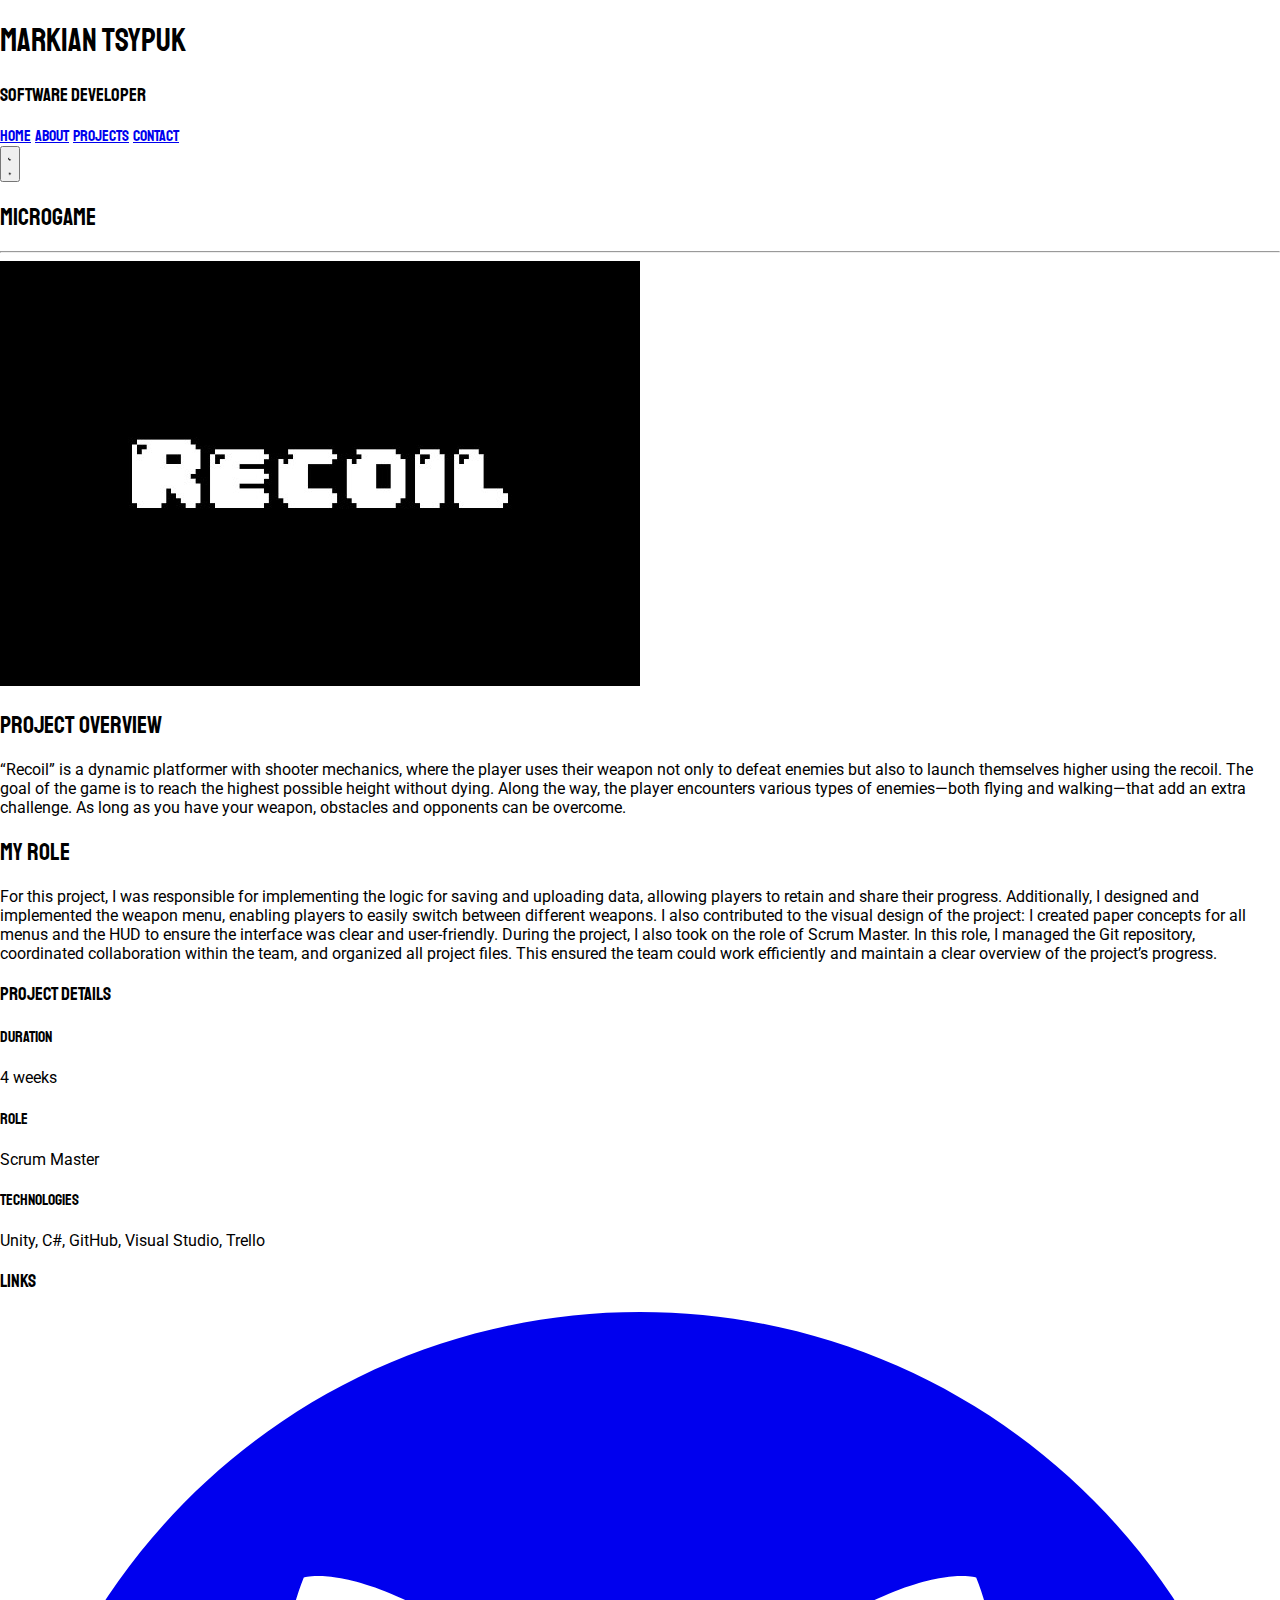
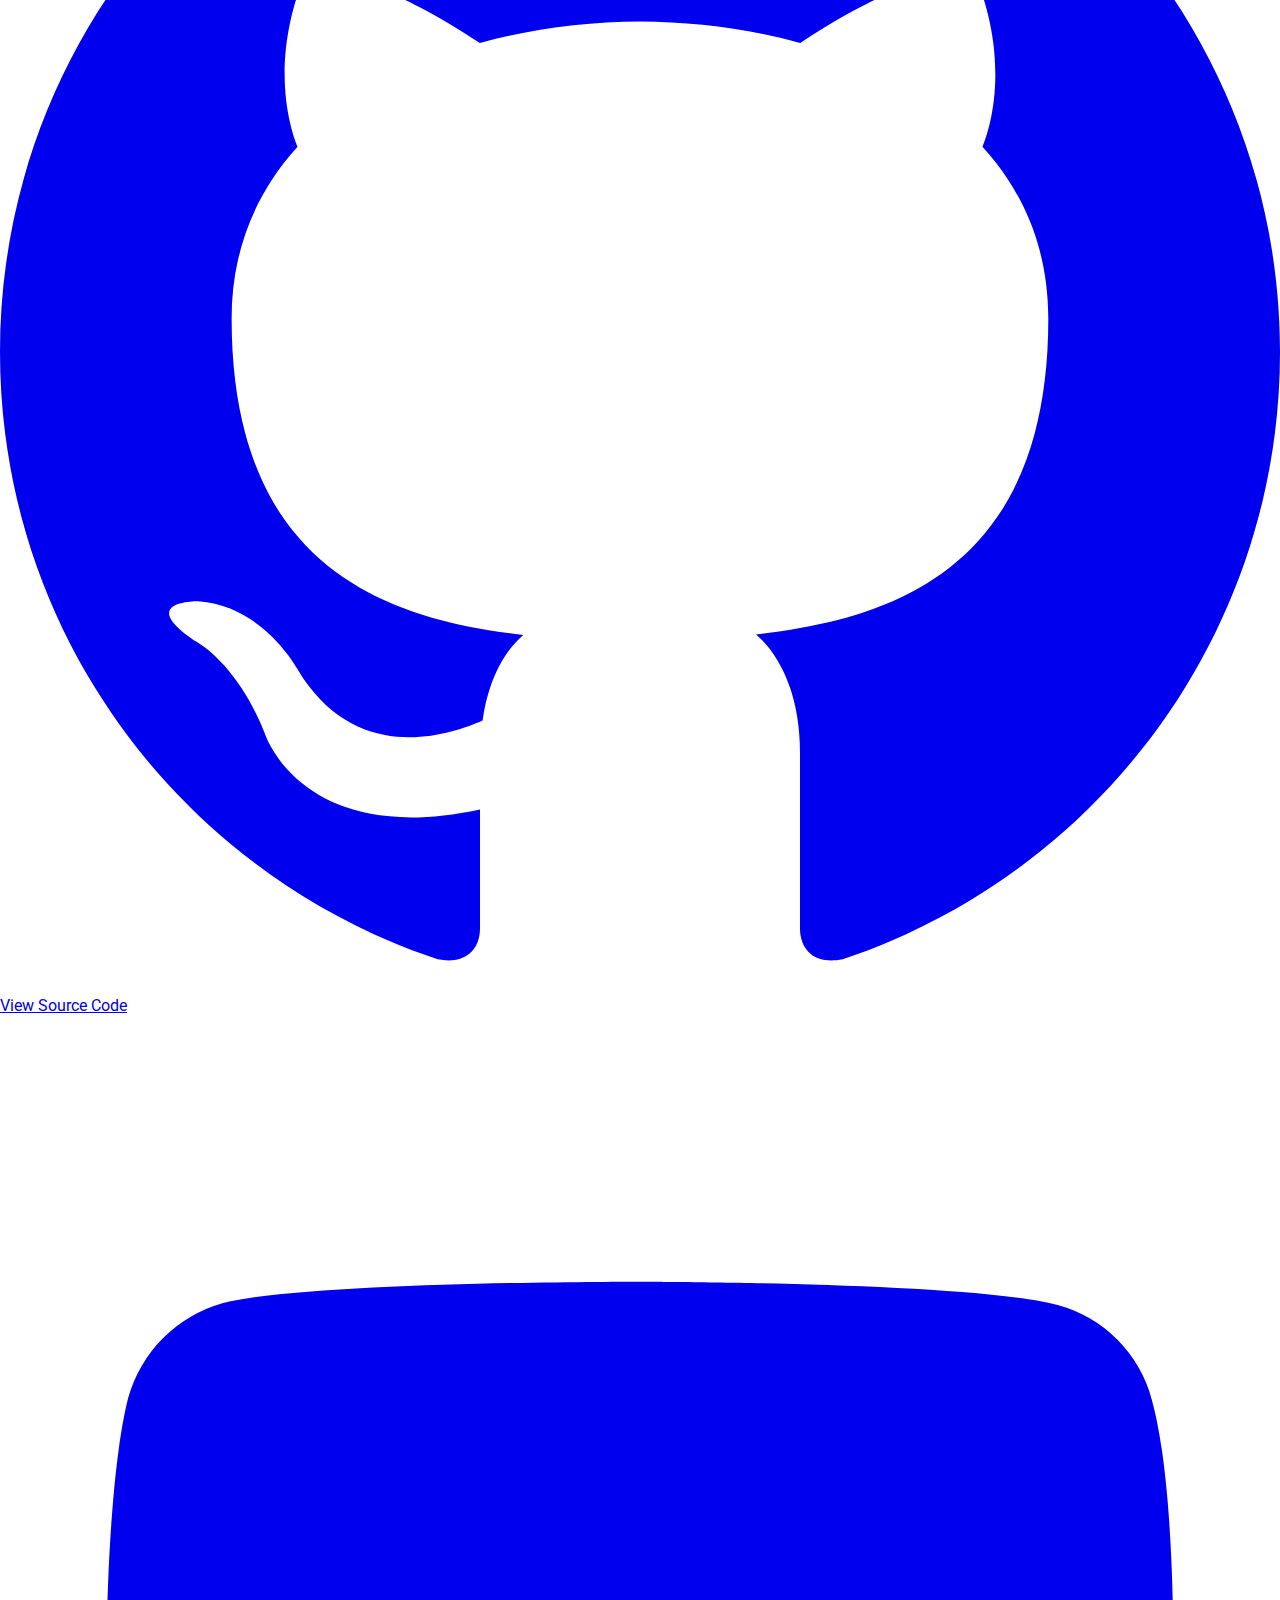
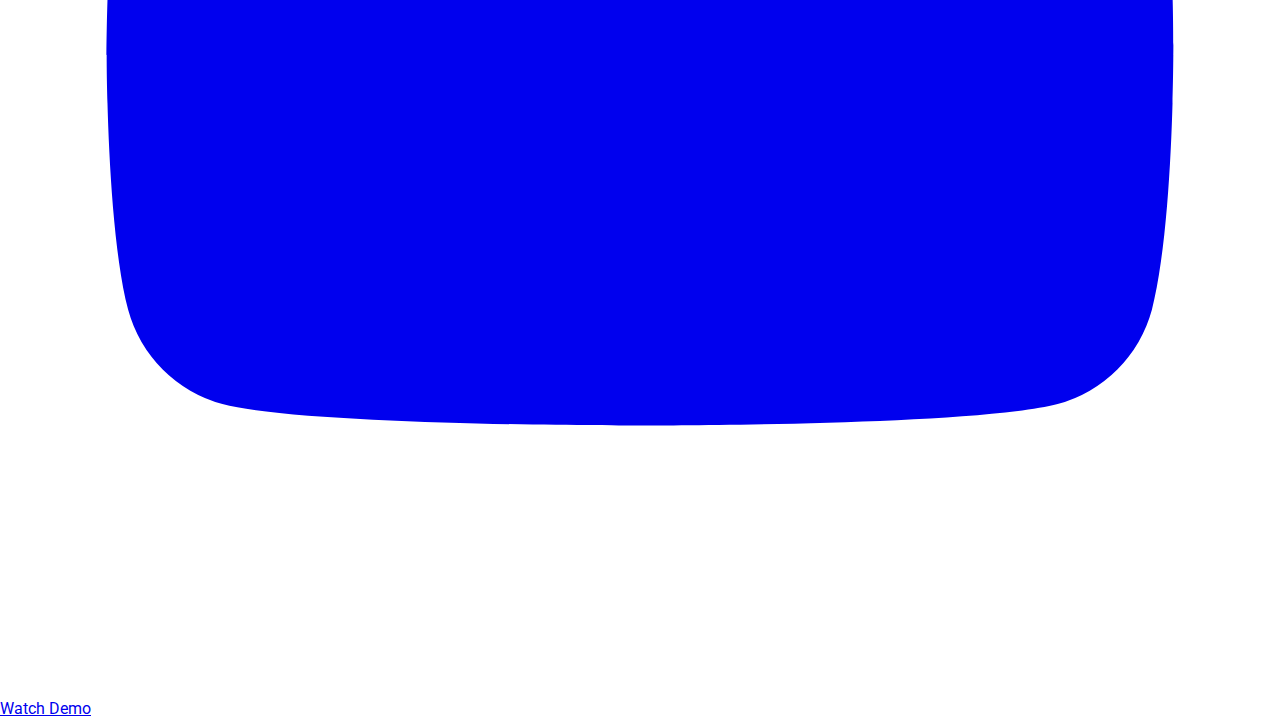
<file: my-project-microgame.html>
<!doctype html>
<html lang="en">
  <head>
    <meta charset="UTF-8" />
    <meta name="viewport" content="width=device-width, initial-scale=1.0" />
    <link rel="stylesheet" href="src/style.css">
    <title>Microgame Project - Markian Tsypuk</title>
  </head>
  <body class="bg-[#F7F3E3] dark:bg-[#0B3954]">
    <nav class="fixed top-0 w-full bg-[#F7F3E3] dark:bg-[#0B3954] p-4 shadow-md">
      <div class="container mx-auto flex justify-between items-center">
        <div class="border-l-4 border-[#0B3954] dark:border-[#F7F3E3] pl-2">
          <h1 class="staatliches-regular text-4xl text-[#0B3954] dark:text-[#F7F3E3]">Markian Tsypuk</h1>
          <h3 class="staatliches-regular text-lg text-[#0B3954] dark:text-[#F7F3E3]">Software Developer</h3>
        </div>
        <div class="flex gap-14 mr-6">
          <a href="index.html" class="staatliches-regular text-[#0B3954] dark:text-[#F7F3E3] text-xl hover:text-gray-600">Home</a>
          <a href="about.html" class="staatliches-regular text-[#0B3954] dark:text-[#F7F3E3] text-xl hover:text-gray-600">About</a>
          <a href="projects.html" class="staatliches-regular text-[#0B3954] dark:text-[#F7F3E3] text-xl hover:text-gray-600">Projects</a>
          <a href="contact.html" class="staatliches-regular text-[#0B3954] dark:text-[#F7F3E3] text-xl hover:text-gray-600">Contact</a>
        </div>
      </div>
    </nav>

    <!-- Theme Toggle Button -->
    <button id="theme-toggle" 
            class="fixed top-20 right-6 z-50 p-2 text-[#0B3954] dark:text-[#F7F3E3] bg-[#F7F3E3] dark:bg-[#0B3954] hover:bg-gray-100 dark:hover:bg-[#0B3954] focus:outline-none focus:ring-4 focus:ring-gray-200 dark:focus:ring-gray-700 rounded-lg text-sm shadow-lg">
      <svg id="theme-toggle-dark-icon" class="w-5 h-5" fill="currentColor" viewBox="0 0 20 20">
        <path d="M17.293 13.293A8 8 0 016.707 2.707a8.001 8.001 0 1010.586 10.586z"></path>
      </svg>
      <svg id="theme-toggle-light-icon" class="hidden w-5 h-5" fill="currentColor" viewBox="0 0 20 20">
        <path d="M10 2a1 1 0 011 1v1a1 1 0 11-2 0V3a1 1 0 011-1zm4 8a4 4 0 11-8 0 4 4 0 018 0zm-.464 4.95l.707.707a1 1 0 001.414-1.414l-.707-.707a1 1 0 00-1.414 1.414zm2.12-10.607a1 1 0 010 1.414l-.706.707a1 1 0 11-1.414-1.414l.707-.707a1 1 0 011.414 0zM17 11a1 1 0 100-2h-1a1 1 0 100 2h1zm-7 4a1 1 0 011 1v1a1 1 0 11-2 0v-1a1 1 0 011-1zM5.05 6.464A1 1 0 106.465 5.05l-.708-.707a1 1 0 00-1.414 1.414l.707.707zm1.414 8.486l-.707.707a1 1 0 01-1.414-1.414l.707-.707a1 1 0 011.414 1.414zM4 11a1 1 0 100-2H3a1 1 0 000 2h1z"></path>
      </svg>
    </button>

    <main class="container mx-auto pt-32 px-4">
      <!-- Project Header -->
      <div class="max-w-4xl mx-auto mb-12">
        <h2 class="staatliches-regular text-6xl text-[#0B3954] dark:text-[#F7F3E3] text-center">Microgame</h2>
      <hr class="w-1/3 mx-auto border-t-4 border-[#0B3954] dark:border-[#F7F3E3] borde my-5 mb-5">
      </div>

      <!-- Project Image -->
      <div class="max-w-4xl mx-auto mb-12 rounded-lg overflow-hidden shadow-xl">
        <img src="src/img/Microgame_Image.jpg" alt="Microgame Project Screenshot" class="w-full h-auto">
      </div>

      <!-- Project Content -->
      <div class="max-w-4xl mx-auto grid grid-cols-1 md:grid-cols-3 gap-8">
        <!-- Main Content -->
        <div class="md:col-span-2 space-y-6">
          <div class="prose dark:prose-invert">
            <h2 class="staatliches-regular mt-8 text-3xl text-[#0B3954] dark:text-[#F7F3E3] mb-4">Project Overview</h2>
            <p class="roboto text-[#0B3954] dark:text-[#F7F3E3] mb-4">
              “Recoil” is a dynamic platformer with shooter mechanics, where the player uses their weapon not only to defeat enemies but also to launch themselves higher using the recoil. The goal of the game is to reach the highest possible height without dying. Along the way, the player encounters various types of enemies—both flying and walking—that add an extra challenge. As long as you have your weapon, obstacles and opponents can be overcome.
            </p>
            
            <h2 class="staatliches-regular text-3xl text-[#0B3954] dark:text-[#F7F3E3] mb-4 mt-8">My role</h2>
            <p class="roboto text-[#0B3954] dark:text-[#F7F3E3] mb-4">
              For this project, I was responsible for implementing the logic for saving and uploading data, allowing players to retain and share their progress. Additionally, I designed and implemented the weapon menu, enabling players to easily switch between different weapons. I also contributed to the visual design of the project: I created paper concepts for all menus and the HUD to ensure the interface was clear and user-friendly.

During the project, I also took on the role of Scrum Master. In this role, I managed the Git repository, coordinated collaboration within the team, and organized all project files. This ensured the team could work efficiently and maintain a clear overview of the project’s progress.
            </p>
          </div>
        </div>

        <!-- Sidebar -->
        <div class="space-y-8">
          <div class="bg-[#F7F3E3] dark:bg-[#0B3954] p-6 rounded-lg shadow-lg border-2 border-[#0B3954] dark:border-[#F7F3E3]">
            <h3 class="staatliches-regular text-2xl text-[#0B3954] dark:text-[#F7F3E3] mb-4">Project Details</h3>
            <div class="space-y-4">
              <div>
                <h4 class="staatliches-regular text-lg text-[#0B3954] dark:text-[#F7F3E3]">Duration</h4>
                <p class="roboto text-[#0B3954] dark:text-[#F7F3E3]">4 weeks</p>
              </div>
              <div>
                <h4 class="staatliches-regular text-lg text-[#0B3954] dark:text-[#F7F3E3]">Role</h4>
                <p class="roboto text-[#0B3954] dark:text-[#F7F3E3]">Scrum Master</p>
              </div>
              <div>
                <h4 class="staatliches-regular text-lg text-[#0B3954] dark:text-[#F7F3E3]">Technologies</h4>
                <p class="roboto text-[#0B3954] dark:text-[#F7F3E3]">Unity, C#, GitHub, Visual Studio, Trello</p>
              </div>
            </div>
          </div>

          <div class="bg-[#F7F3E3] dark:bg-[#0B3954] p-6 rounded-lg shadow-lg border-2 border-[#0B3954] dark:border-[#F7F3E3]">
            <h3 class="staatliches-regular text-2xl text-[#0B3954] dark:text-[#F7F3E3] mb-4">Links</h3>
            <div class="space-y-4">
              <a href="https://github.com/Mark1anTheFirst/MiniGame" class="flex items-center space-x-2 text-[#0B3954] dark:text-[#F7F3E3] hover:opacity-80">
                <svg class="w-6 h-6" fill="currentColor" viewBox="0 0 24 24">
                  <path d="M12 0c-6.626 0-12 5.373-12 12 0 5.302 3.438 9.8 8.207 11.387.599.111.793-.261.793-.577v-2.234c-3.338.726-4.033-1.416-4.033-1.416-.546-1.387-1.333-1.756-1.333-1.756-1.089-.745.083-.729.083-.729 1.205.084 1.839 1.237 1.839 1.237 1.07 1.834 2.807 1.304 3.492.997.107-.775.418-1.305.762-1.604-2.665-.305-5.467-1.334-5.467-5.931 0-1.311.469-2.381 1.236-3.221-.124-.303-.535-1.524.117-3.176 0 0 1.008-.322 3.301 1.23.957-.266 1.983-.399 3.003-.404 1.02.005 2.047.138 3.006.404 2.291-1.552 3.297-1.23 3.297-1.23.653 1.653.242 2.874.118 3.176.77.84 1.235 1.911 1.235 3.221 0 4.609-2.807 5.624-5.479 5.921.43.372.823 1.102.823 2.222v3.293c0 .319.192.694.801.576 4.765-1.589 8.199-6.086 8.199-11.386 0-6.627-5.373-12-12-12z"/>
                </svg>
                <span class="roboto">View Source Code</span>
              </a>
              <a href="https://www.youtube.com/shorts/FVENZuw0_7o" class="flex items-center space-x-2 text-[#0B3954] dark:text-[#F7F3E3] hover:opacity-80">
                <svg class="w-6 h-6" fill="currentColor" viewBox="0 0 24 24">
                  <path d="M21.593 7.203a2.506 2.506 0 0 0-1.762-1.766C18.265 5.007 12 5 12 5s-6.264-.007-7.831.404a2.56 2.56 0 0 0-1.766 1.778C2 8.769 2 12 2 12s0 3.233.403 4.778a2.506 2.506 0 0 0 1.767 1.766c1.566.411 7.83.404 7.83.404s6.264.007 7.831-.404a2.506 2.506 0 0 0 1.767-1.766C22 15.233 22 12 22 12s.037-3.233-.407-4.797z"/>
                </svg>
                <span class="roboto">Watch Demo</span>
              </a>
            </div>
          </div>
        </div>
      </div>
    </main>

    <script>
      document.addEventListener('DOMContentLoaded', function() {
        const themeToggleDarkIcon = document.getElementById('theme-toggle-dark-icon');
        const themeToggleLightIcon = document.getElementById('theme-toggle-light-icon');
        const themeToggleBtn = document.getElementById('theme-toggle');

        if (!themeToggleBtn) return;

        // Initialize icons & theme
        if (localStorage.getItem('color-theme') === 'dark' ||
            (!('color-theme' in localStorage) && window.matchMedia('(prefers-color-scheme: dark)').matches)) {
          document.documentElement.classList.add('dark');
          if (themeToggleDarkIcon) themeToggleDarkIcon.classList.add('hidden');
          if (themeToggleLightIcon) themeToggleLightIcon.classList.remove('hidden');
        } else {
          if (themeToggleLightIcon) themeToggleLightIcon.classList.add('hidden');
          if (themeToggleDarkIcon) themeToggleDarkIcon.classList.remove('hidden');
        }

        themeToggleBtn.addEventListener('click', function() {
          document.documentElement.classList.toggle('dark');
          if (themeToggleDarkIcon) themeToggleDarkIcon.classList.toggle('hidden');
          if (themeToggleLightIcon) themeToggleLightIcon.classList.toggle('hidden');
          localStorage.setItem('color-theme', document.documentElement.classList.contains('dark') ? 'dark' : 'light');
        });
      });
    </script>
  </body>
</html>
</file>
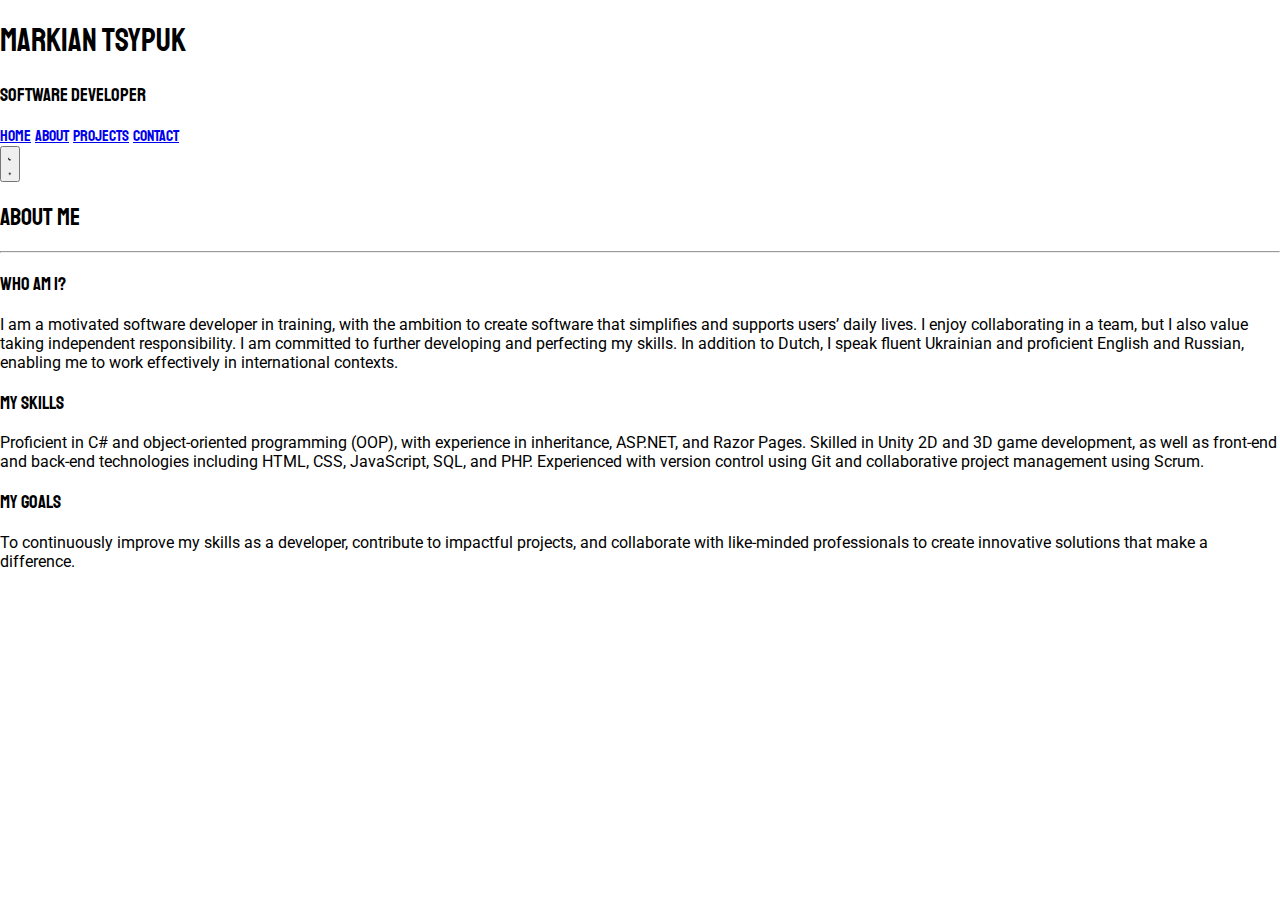
<file: docs/about.html>
<!doctype html>
<html lang="en">
  <head>
    <meta charset="UTF-8" />
    <meta name="viewport" content="width=device-width, initial-scale=1.0" />
    <link rel="stylesheet" href="style.css">
    <title>About - Markian Tsypuk</title>
  </head>
  <body class="bg-[#F7F3E3] dark:bg-[#0B3954]">
    <nav class="fixed top-0 w-full bg-[#F7F3E3] dark:bg-[#0B3954] p-4 shadow-md">
      <div class="container mx-auto flex justify-between items-center">
        <div class="border-l-4 border-[#0B3954] dark:border-[#F7F3E3] pl-2">
          <h1 class="staatliches-regular text-4xl text-[#0B3954] dark:text-[#F7F3E3]">Markian Tsypuk</h1>
          <h3 class="staatliches-regular text-lg text-[#0B3954] dark:text-[#F7F3E3]">Software Developer</h3>
        </div>
        <div class="flex gap-14 mr-6">
          <a href="index.html" class="staatliches-regular text-[#0B3954] dark:text-[#F7F3E3] text-xl hover:text-gray-600">Home</a>
          <a href="about.html" class="staatliches-regular text-[#0B3954] dark:text-[#F7F3E3] text-xl hover:text-gray-600">About</a>
          <a href="projects.html" class="staatliches-regular text-[#0B3954] dark:text-[#F7F3E3] text-xl hover:text-gray-600">Projects</a>
            <a href="contact.html" class="staatliches-regular text-[#0B3954] dark:text-[#F7F3E3] text-xl hover:text-gray-600">Contact</a>
        </div>
      </div>
    </nav>

    <!-- Theme Toggle Button -->
    <button id="theme-toggle" 
            class="fixed top-20 right-6 z-50 p-2 text-[#0B3954] dark:text-[#F7F3E3] bg-[#F7F3E3] dark:bg-[#0B3954] hover:bg-gray-100 dark:hover:bg-[#0B3954] focus:outline-none focus:ring-4 focus:ring-gray-200 dark:focus:ring-gray-700 rounded-lg text-sm shadow-lg">
      <svg id="theme-toggle-dark-icon" class="w-5 h-5" fill="currentColor" viewBox="0 0 20 20">
        <path d="M17.293 13.293A8 8 0 016.707 2.707a8.001 8.001 0 1010.586 10.586z"></path>
      </svg>
      <svg id="theme-toggle-light-icon" class="hidden w-5 h-5" fill="currentColor" viewBox="0 0 20 20">
        <path d="M10 2a1 1 0 011 1v1a1 1 0 11-2 0V3a1 1 0 011-1zm4 8a4 4 0 11-8 0 4 4 0 018 0zm-.464 4.95l.707.707a1 1 0 001.414-1.414l-.707-.707a1 1 0 00-1.414 1.414zm2.12-10.607a1 1 0 010 1.414l-.706.707a1 1 0 11-1.414-1.414l.707-.707a1 1 0 011.414 0zM17 11a1 1 0 100-2h-1a1 1 0 100 2h1zm-7 4a1 1 0 011 1v1a1 1 0 11-2 0v-1a1 1 0 011-1zM5.05 6.464A1 1 0 106.465 5.05l-.708-.707a1 1 0 00-1.414 1.414l.707.707zm1.414 8.486l-.707.707a1 1 0 01-1.414-1.414l.707-.707a1 1 0 011.414 1.414zM4 11a1 1 0 100-2H3a1 1 0 000 2h1z"></path>
      </svg>
    </button>
    </nav>
    <main class="container mx-auto pt-32 px-4">
      <h2 class="staatliches-regular text-6xl text-[#0B3954] dark:text-[#F7F3E3] text-center">About me</h2>
        <hr class="w-1/3 mx-auto border-t-4 border-[#0B3954] dark:border-[#F7F3E3] borde my-5 mb-5">
      <div class="grid grid-cols-1 md:grid-cols-2 lg:grid-cols-3 gap-8">
        <!-- About Content -->
        <div class="bg-[#F7F3E3] dark:bg-[#0B3954] rounded-lg shadow-lg overflow-hidden border-2 border-[#0B3954] dark:border-[#F7F3E3] p-6">
          <h3 class="staatliches-regular text-2xl text-[#0B3954] dark:text-[#F7F3E3] mb-4">WHO AM I?</h3>
          <p class="roboto text-[#0B3954] dark:text-[#F7F3E3]">I am a motivated software developer in training, with the ambition to create software that simplifies and supports users’ daily lives. I enjoy collaborating in a team, but I also value taking independent responsibility. I am committed to further developing and perfecting my skills. In addition to Dutch, I speak fluent Ukrainian and proficient English and Russian, enabling me to work effectively in international contexts.</p>
        </div>

        <!-- About Content 2 -->
        <div class="bg-[#F7F3E3] dark:bg-[#0B3954] rounded-lg shadow-lg overflow-hidden border-2 border-[#0B3954] dark:border-[#F7F3E3] p-6">
          <h3 class="staatliches-regular text-2xl text-[#0B3954] dark:text-[#F7F3E3] mb-4">MY SKILLS</h3>
          <p class="roboto text-[#0B3954] dark:text-[#F7F3E3]">Proficient in C# and object-oriented programming (OOP), with experience in inheritance, ASP.NET, and Razor Pages. Skilled in Unity 2D and 3D game development, as well as front-end and back-end technologies including HTML, CSS, JavaScript, SQL, and PHP. Experienced with version control using Git and collaborative project management using Scrum.</p>
        </div>

        <!-- About Content 3 -->
        <div class="bg-[#F7F3E3] dark:bg-[#0B3954] rounded-lg shadow-lg overflow-hidden border-2 border-[#0B3954] dark:border-[#F7F3E3] p-6">
          <h3 class="staatliches-regular text-2xl text-[#0B3954] dark:text-[#F7F3E3] mb-4">MY GOALS</h3>
          <p class="roboto text-[#0B3954] dark:text-[#F7F3E3]">To continuously improve my skills as a developer, contribute to impactful projects, and collaborate with like-minded professionals to create innovative solutions that make a difference.</p>
        </div>
      </div>
    </main>
    <script src="main.js"></script>
  </body>
</html>
</file>
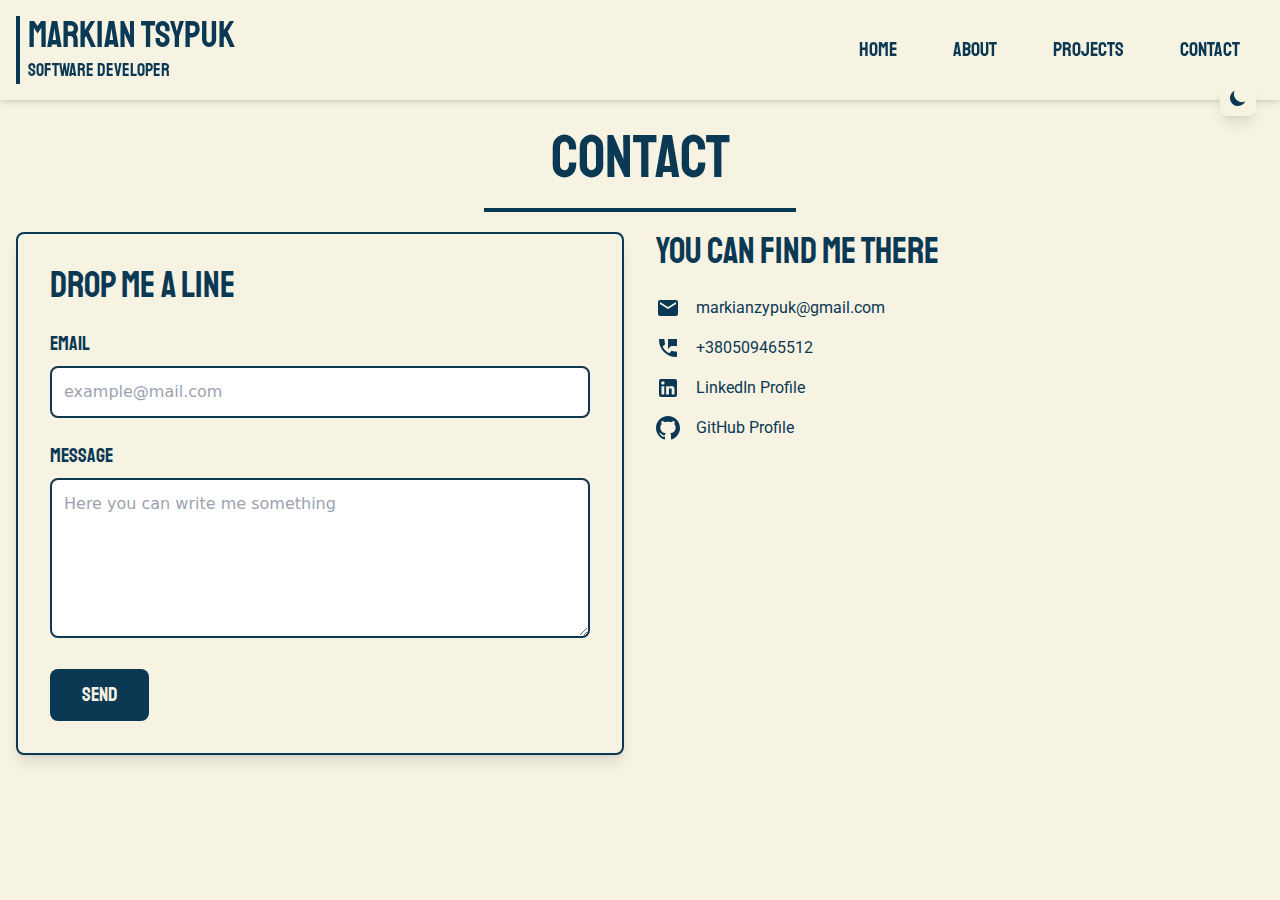
<file: docs/contact.html>
<!doctype html>
<html lang="en">
  <head>
    <meta charset="UTF-8" />
    <meta name="viewport" content="width=device-width, initial-scale=1.0" />
    <link rel="stylesheet" crossorigin href="assets/index-DvqIx7kl.css">
    <script type="module" crossorigin src="assets/index-CnY_bP8J.js"></script>
    <link rel="stylesheet" href="style.css">
    <title>Contact - Markian Tsypuk</title>
  </head>
  <body class="bg-[#F7F3E3] dark:bg-[#0B3954]">
    <nav class="fixed top-0 w-full bg-[#F7F3E3] dark:bg-[#0B3954] p-4 shadow-md">
      <div class="container mx-auto flex justify-between items-center">
        <div class="border-l-4 border-[#0B3954] dark:border-[#F7F3E3] pl-2">
          <h1 class="staatliches-regular text-4xl text-[#0B3954] dark:text-[#F7F3E3]">Markian Tsypuk</h1>
          <h3 class="staatliches-regular text-lg text-[#0B3954] dark:text-[#F7F3E3]">Software Developer</h3>
        </div>
        <div class="flex gap-14 mr-6">
          <a href="index.html" class="staatliches-regular text-[#0B3954] dark:text-[#F7F3E3] text-xl hover:text-gray-600">Home</a>
          <a href="about.html" class="staatliches-regular text-[#0B3954] dark:text-[#F7F3E3] text-xl hover:text-gray-600">About</a>
          <a href="projects.html" class="staatliches-regular text-[#0B3954] dark:text-[#F7F3E3] text-xl hover:text-gray-600">Projects</a>
          <a href="contact.html" class="staatliches-regular text-[#0B3954] dark:text-[#F7F3E3] text-xl hover:text-gray-600">Contact</a>
        </div>
      </div>
    </nav>

    <!-- Theme Toggle Button -->
    <button id="theme-toggle" 
            class="fixed top-20 right-6 z-50 p-2 text-[#0B3954] dark:text-[#F7F3E3] bg-[#F7F3E3] dark:bg-[#0B3954] hover:bg-gray-100 dark:hover:bg-[#0B3954] focus:outline-none focus:ring-4 focus:ring-gray-200 dark:focus:ring-gray-700 rounded-lg text-sm shadow-lg">
      <svg id="theme-toggle-dark-icon" class="w-5 h-5" fill="currentColor" viewBox="0 0 20 20">
        <path d="M17.293 13.293A8 8 0 016.707 2.707a8.001 8.001 0 1010.586 10.586z"></path>
      </svg>
      <svg id="theme-toggle-light-icon" class="hidden w-5 h-5" fill="currentColor" viewBox="0 0 20 20">
        <path d="M10 2a1 1 0 011 1v1a1 1 0 11-2 0V3a1 1 0 011-1zm4 8a4 4 0 11-8 0 4 4 0 018 0zm-.464 4.95l.707.707a1 1 0 001.414-1.414l-.707-.707a1 1 0 00-1.414 1.414zm2.12-10.607a1 1 0 010 1.414l-.706.707a1 1 0 11-1.414-1.414l.707-.707a1 1 0 011.414 0zM17 11a1 1 0 100-2h-1a1 1 0 100 2h1zm-7 4a1 1 0 011 1v1a1 1 0 11-2 0v-1a1 1 0 011-1zM5.05 6.464A1 1 0 106.465 5.05l-.708-.707a1 1 0 00-1.414 1.414l.707.707zm1.414 8.486l-.707.707a1 1 0 01-1.414-1.414l.707-.707a1 1 0 011.414 1.414zM4 11a1 1 0 100-2H3a1 1 0 000 2h1z"></path>
      </svg>
    </button>

    <main class="container mx-auto pt-32 px-4">
        <h2 class="staatliches-regular text-6xl text-[#0B3954] dark:text-[#F7F3E3] text-center">Contact</h2>
        <hr class="w-1/4 mx-auto border-t-4 border-[#0B3954] dark:border-[#F7F3E3] my-5 mb-5">
        <div class="grid grid-cols-1 md:grid-cols-2 gap-8">
        <!-- Contact Form -->
        <div class="bg-[#F7F3E3] dark:bg-[#0B3954] p-8 rounded-lg shadow-lg border-2 border-[#0B3954] dark:border-[#F7F3E3]">
          <h2 class="staatliches-regular text-4xl text-[#0B3954] dark:text-[#F7F3E3] mb-6">DROP ME A LINE</h2>
          <form class="space-y-6" action="https://formspree.io/f/mqagvrbo" method="post">
            <div>
              <label class="block staatliches-regular text-xl text-[#0B3954] dark:text-[#F7F3E3] mb-2">EMAIL</label>
              <input type="email" name="email" class="w-full p-3 rounded-lg bg-white dark:bg-gray-700 border-2 border-[#0B3954] dark:border-[#F7F3E3]" 
                     placeholder="example@mail.com">
            </div>
            <div>
              <label class="block staatliches-regular text-xl text-[#0B3954] dark:text-[#F7F3E3] mb-2">MESSAGE</label>
              <textarea name="messsage" class="w-full p-3 rounded-lg bg-white dark:bg-gray-700 border-2 border-[#0B3954] dark:border-[#F7F3E3] h-40" placeholder="Here you can write me something"></textarea>
            </div>
            <button type="submit" class="staatliches-regular text-xl bg-[#0B3954] dark:bg-[#F7F3E3] text-[#F7F3E3] dark:text-[#0B3954] px-8 py-3 rounded-lg hover:opacity-90">
              SEND
            </button>
          </form>
        </div>

        <!-- Contact Info -->
        <div class="space-y-6">
          <h2 class="staatliches-regular text-4xl text-[#0B3954] dark:text-[#F7F3E3] mb-6">YOU CAN FIND ME THERE</h2>
          <div class="space-y-4">
            <a href="mailto:markianzypuk@gmail.com" class="flex items-center space-x-4 text-[#0B3954] dark:text-[#F7F3E3] hover:opacity-80">
              <svg class="w-6 h-6" fill="currentColor" viewBox="0 0 24 24"><path d="M20 4H4c-1.1 0-2 .9-2 2v12c0 1.1.9 2 2 2h16c1.1 0 2-.9 2-2V6c0-1.1-.9-2-2-2zm0 4l-8 5-8-5V6l8 5 8-5v2z"/></svg>
              <span class="roboto">markianzypuk@gmail.com</span>
            </a>
            <a href="tel:+380509489512" class="flex items-center space-x-4 text-[#0B3954] dark:text-[#F7F3E3] hover:opacity-80">
              <svg class="w-6 h-6" fill="currentColor" viewBox="0 0 24 24"><path d="M20 15.5c-1.2 0-2.4-.2-3.6-.6-.3-.1-.7 0-1 .2l-2.2 2.2c-2.8-1.4-5.1-3.8-6.6-6.6l2.2-2.2c.3-.3.4-.7.2-1-.3-1.1-.5-2.3-.5-3.5 0-.6-.4-1-1-1H4c-.6 0-1 .4-1 1 0 9.4 7.6 17 17 17 .6 0 1-.4 1-1v-3.5c0-.6-.4-1-1-1zM12 3v10l3-3h6V3h-9z"/></svg>
              <span class="roboto">+380509465512</span>
            </a>
            <a href="https://www.linkedin.com/in/markian-tsypuk-60a16b299/" target="_blank" class="flex items-center space-x-4 text-[#0B3954] dark:text-[#F7F3E3] hover:opacity-80">
              <svg class="w-6 h-6" fill="currentColor" viewBox="0 0 24 24"><path d="M19 3a2 2 0 0 1 2 2v14a2 2 0 0 1-2 2H5a2 2 0 0 1-2-2V5a2 2 0 0 1 2-2h14m-.5 15.5v-5.3a3.26 3.26 0 0 0-3.26-3.26c-.85 0-1.84.52-2.32 1.3v-1.11h-2.79v8.37h2.79v-4.93c0-.77.62-1.4 1.39-1.4a1.4 1.4 0 0 1 1.4 1.4v4.93h2.79M6.88 8.56a1.68 1.68 0 0 0 1.68-1.68c0-.93-.75-1.69-1.68-1.69a1.69 1.69 0 0 0-1.69 1.69c0 .93.76 1.68 1.69 1.68m1.39 9.94v-8.37H5.5v8.37h2.77z"/></svg>
              <span class="roboto">LinkedIn Profile</span>
            </a>
            <a href="https://github.com/Mark1anTheFirst" target="_blank" class="flex items-center space-x-4 text-[#0B3954] dark:text-[#F7F3E3] hover:opacity-80">
              <svg class="w-6 h-6" fill="currentColor" viewBox="0 0 24 24"><path d="M12 0c-6.626 0-12 5.373-12 12 0 5.302 3.438 9.8 8.207 11.387.599.111.793-.261.793-.577v-2.234c-3.338.726-4.033-1.416-4.033-1.416-.546-1.387-1.333-1.756-1.333-1.756-1.089-.745.083-.729.083-.729 1.205.084 1.839 1.237 1.839 1.237 1.07 1.834 2.807 1.304 3.492.997.107-.775.418-1.305.762-1.604-2.665-.305-5.467-1.334-5.467-5.931 0-1.311.469-2.381 1.236-3.221-.124-.303-.535-1.524.117-3.176 0 0 1.008-.322 3.301 1.23.957-.266 1.983-.399 3.003-.404 1.02.005 2.047.138 3.006.404 2.291-1.552 3.297-1.23 3.297-1.23.653 1.653.242 2.874.118 3.176.77.84 1.235 1.911 1.235 3.221 0 4.609-2.807 5.624-5.479 5.921.43.372.823 1.102.823 2.222v3.293c0 .319.192.694.801.576 4.765-1.589 8.199-6.086 8.199-11.386 0-6.627-5.373-12-12-12z"/></svg>
              <span class="roboto">GitHub Profile</span>
            </a>
          </div>
        </div>
      </div>
    </main>
    <script src="main.js"></script>
  </body>
</html>
</file>
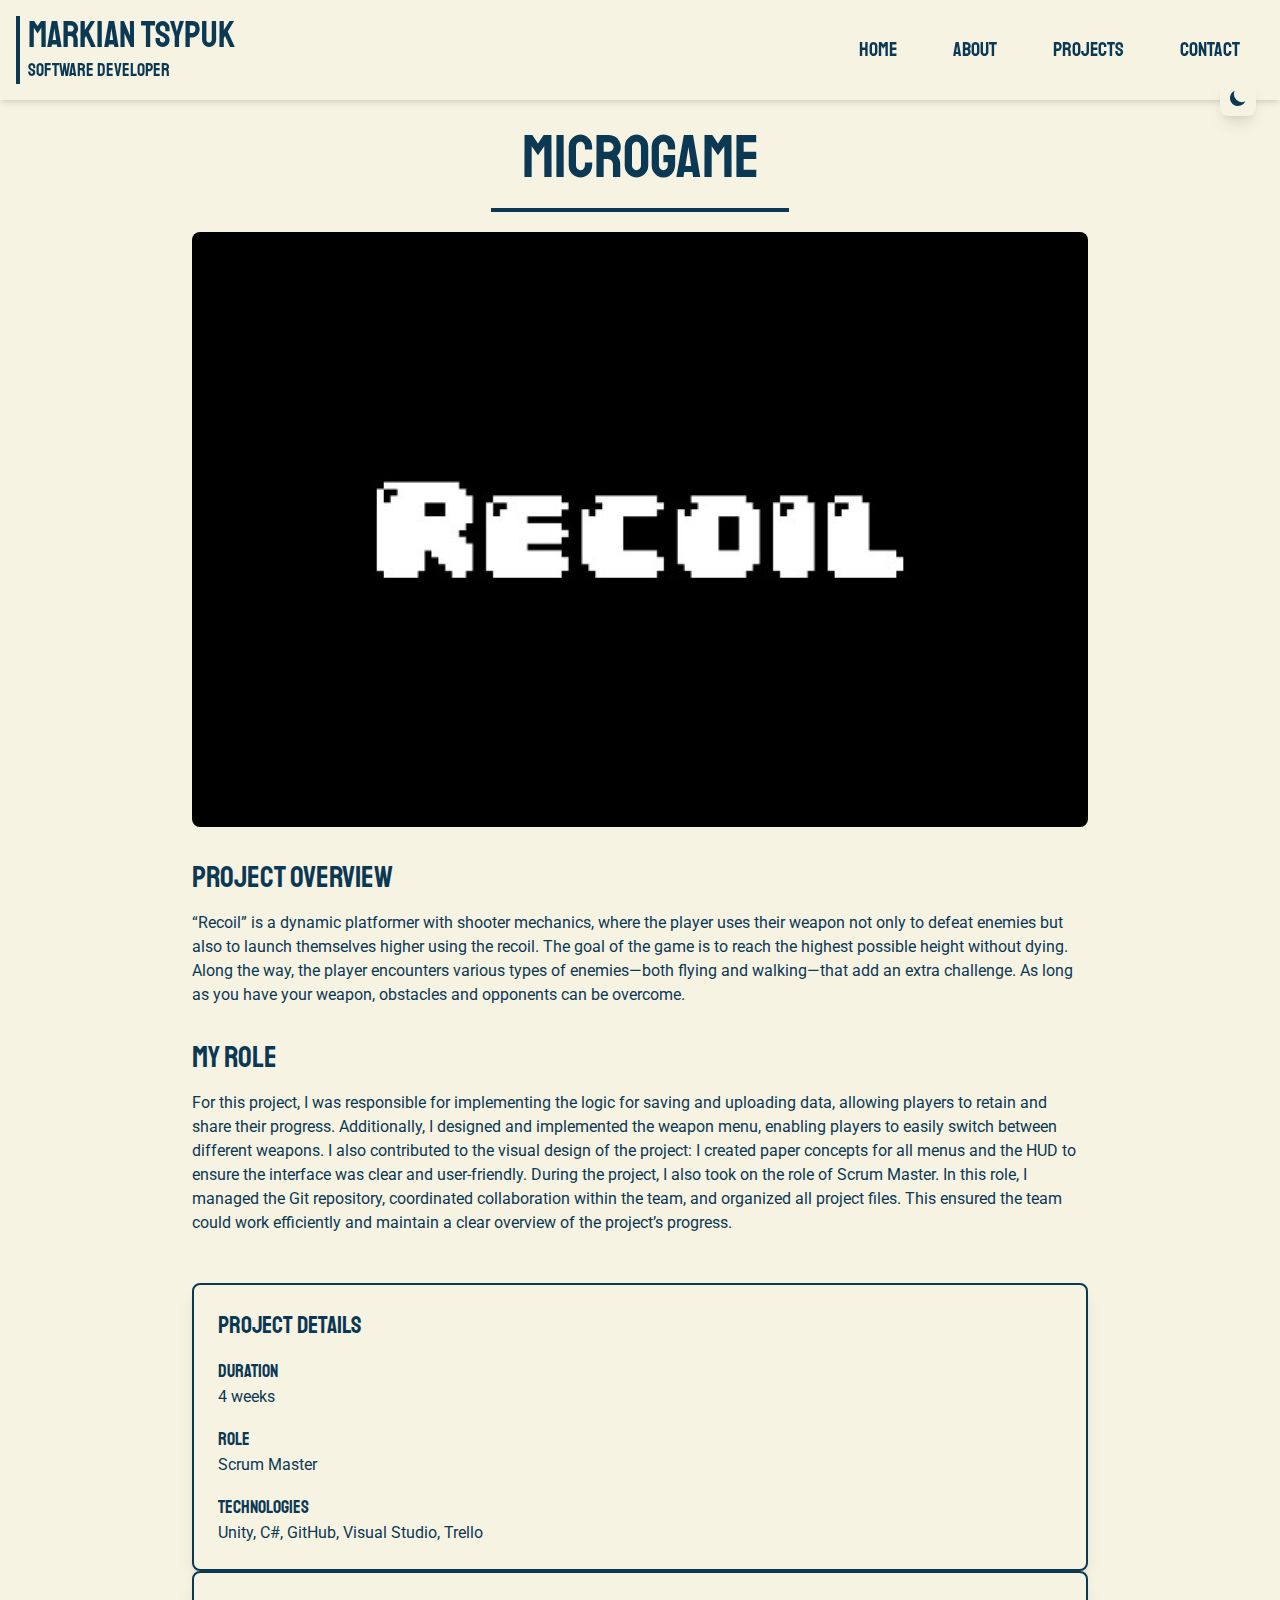
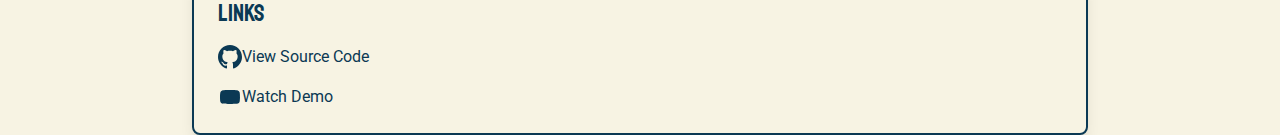
<file: docs/my-project-microgame.html>
<!doctype html>
<html lang="en">
  <head>
    <meta charset="UTF-8" />
    <meta name="viewport" content="width=device-width, initial-scale=1.0" />
    <link rel="stylesheet" href="style.css">
    <link rel="stylesheet" crossorigin href="assets/index-DvqIx7kl.css">
    <script type="module" crossorigin src="assets/index-CnY_bP8J.js"></script>
    <title>Microgame Project - Markian Tsypuk</title>
  </head>
  <body class="bg-[#F7F3E3] dark:bg-[#0B3954]">
    <nav class="fixed top-0 w-full bg-[#F7F3E3] dark:bg-[#0B3954] p-4 shadow-md">
      <div class="container mx-auto flex justify-between items-center">
        <div class="border-l-4 border-[#0B3954] dark:border-[#F7F3E3] pl-2">
          <h1 class="staatliches-regular text-4xl text-[#0B3954] dark:text-[#F7F3E3]">Markian Tsypuk</h1>
          <h3 class="staatliches-regular text-lg text-[#0B3954] dark:text-[#F7F3E3]">Software Developer</h3>
        </div>
        <div class="flex gap-14 mr-6">
          <a href="index.html" class="staatliches-regular text-[#0B3954] dark:text-[#F7F3E3] text-xl hover:text-gray-600">Home</a>
          <a href="about.html" class="staatliches-regular text-[#0B3954] dark:text-[#F7F3E3] text-xl hover:text-gray-600">About</a>
          <a href="projects.html" class="staatliches-regular text-[#0B3954] dark:text-[#F7F3E3] text-xl hover:text-gray-600">Projects</a>
          <a href="contact.html" class="staatliches-regular text-[#0B3954] dark:text-[#F7F3E3] text-xl hover:text-gray-600">Contact</a>
        </div>
      </div>
    </nav>

    <!-- Theme Toggle Button -->
    <button id="theme-toggle" 
            class="fixed top-20 right-6 z-50 p-2 text-[#0B3954] dark:text-[#F7F3E3] bg-[#F7F3E3] dark:bg-[#0B3954] hover:bg-gray-100 dark:hover:bg-[#0B3954] focus:outline-none focus:ring-4 focus:ring-gray-200 dark:focus:ring-gray-700 rounded-lg text-sm shadow-lg">
      <svg id="theme-toggle-dark-icon" class="w-5 h-5" fill="currentColor" viewBox="0 0 20 20">
        <path d="M17.293 13.293A8 8 0 016.707 2.707a8.001 8.001 0 1010.586 10.586z"></path>
      </svg>
      <svg id="theme-toggle-light-icon" class="hidden w-5 h-5" fill="currentColor" viewBox="0 0 20 20">
        <path d="M10 2a1 1 0 011 1v1a1 1 0 11-2 0V3a1 1 0 011-1zm4 8a4 4 0 11-8 0 4 4 0 018 0zm-.464 4.95l.707.707a1 1 0 001.414-1.414l-.707-.707a1 1 0 00-1.414 1.414zm2.12-10.607a1 1 0 010 1.414l-.706.707a1 1 0 11-1.414-1.414l.707-.707a1 1 0 011.414 0zM17 11a1 1 0 100-2h-1a1 1 0 100 2h1zm-7 4a1 1 0 011 1v1a1 1 0 11-2 0v-1a1 1 0 011-1zM5.05 6.464A1 1 0 106.465 5.05l-.708-.707a1 1 0 00-1.414 1.414l.707.707zm1.414 8.486l-.707.707a1 1 0 01-1.414-1.414l.707-.707a1 1 0 011.414 1.414zM4 11a1 1 0 100-2H3a1 1 0 000 2h1z"></path>
      </svg>
    </button>

    <main class="container mx-auto pt-32 px-4">
      <!-- Project Header -->
      <div class="max-w-4xl mx-auto mb-12">
        <h2 class="staatliches-regular text-6xl text-[#0B3954] dark:text-[#F7F3E3] text-center">Microgame</h2>
      <hr class="w-1/3 mx-auto border-t-4 border-[#0B3954] dark:border-[#F7F3E3] borde my-5 mb-5">
      </div>

      <!-- Project Image -->
      <div class="max-w-4xl mx-auto mb-12 rounded-lg overflow-hidden shadow-xl">
        <img src="img/Microgame_Image.jpg" alt="Microgame Project Screenshot" class="w-full h-auto">
      </div>

      <!-- Project Content -->
      <div class="max-w-4xl mx-auto grid grid-cols-1 md:grid-cols-3 gap-8">
        <!-- Main Content -->
        <div class="md:col-span-2 space-y-6">
          <div class="prose dark:prose-invert">
            <h2 class="staatliches-regular mt-8 text-3xl text-[#0B3954] dark:text-[#F7F3E3] mb-4">Project Overview</h2>
            <p class="roboto text-[#0B3954] dark:text-[#F7F3E3] mb-4">
              “Recoil” is a dynamic platformer with shooter mechanics, where the player uses their weapon not only to defeat enemies but also to launch themselves higher using the recoil. The goal of the game is to reach the highest possible height without dying. Along the way, the player encounters various types of enemies—both flying and walking—that add an extra challenge. As long as you have your weapon, obstacles and opponents can be overcome.
            </p>
            
            <h2 class="staatliches-regular text-3xl text-[#0B3954] dark:text-[#F7F3E3] mb-4 mt-8">My role</h2>
            <p class="roboto text-[#0B3954] dark:text-[#F7F3E3] mb-4">
              For this project, I was responsible for implementing the logic for saving and uploading data, allowing players to retain and share their progress. Additionally, I designed and implemented the weapon menu, enabling players to easily switch between different weapons. I also contributed to the visual design of the project: I created paper concepts for all menus and the HUD to ensure the interface was clear and user-friendly.

During the project, I also took on the role of Scrum Master. In this role, I managed the Git repository, coordinated collaboration within the team, and organized all project files. This ensured the team could work efficiently and maintain a clear overview of the project’s progress.
            </p>
          </div>
        </div>

        <!-- Sidebar -->
        <div class="space-y-8">
          <div class="bg-[#F7F3E3] dark:bg-[#0B3954] p-6 rounded-lg shadow-lg border-2 border-[#0B3954] dark:border-[#F7F3E3]">
            <h3 class="staatliches-regular text-2xl text-[#0B3954] dark:text-[#F7F3E3] mb-4">Project Details</h3>
            <div class="space-y-4">
              <div>
                <h4 class="staatliches-regular text-lg text-[#0B3954] dark:text-[#F7F3E3]">Duration</h4>
                <p class="roboto text-[#0B3954] dark:text-[#F7F3E3]">4 weeks</p>
              </div>
              <div>
                <h4 class="staatliches-regular text-lg text-[#0B3954] dark:text-[#F7F3E3]">Role</h4>
                <p class="roboto text-[#0B3954] dark:text-[#F7F3E3]">Scrum Master</p>
              </div>
              <div>
                <h4 class="staatliches-regular text-lg text-[#0B3954] dark:text-[#F7F3E3]">Technologies</h4>
                <p class="roboto text-[#0B3954] dark:text-[#F7F3E3]">Unity, C#, GitHub, Visual Studio, Trello</p>
              </div>
            </div>
          </div>

          <div class="bg-[#F7F3E3] dark:bg-[#0B3954] p-6 rounded-lg shadow-lg border-2 border-[#0B3954] dark:border-[#F7F3E3]">
            <h3 class="staatliches-regular text-2xl text-[#0B3954] dark:text-[#F7F3E3] mb-4">Links</h3>
            <div class="space-y-4">
              <a href="https://github.com/Mark1anTheFirst/MiniGame" class="flex items-center space-x-2 text-[#0B3954] dark:text-[#F7F3E3] hover:opacity-80">
                <svg class="w-6 h-6" fill="currentColor" viewBox="0 0 24 24">
                  <path d="M12 0c-6.626 0-12 5.373-12 12 0 5.302 3.438 9.8 8.207 11.387.599.111.793-.261.793-.577v-2.234c-3.338.726-4.033-1.416-4.033-1.416-.546-1.387-1.333-1.756-1.333-1.756-1.089-.745.083-.729.083-.729 1.205.084 1.839 1.237 1.839 1.237 1.07 1.834 2.807 1.304 3.492.997.107-.775.418-1.305.762-1.604-2.665-.305-5.467-1.334-5.467-5.931 0-1.311.469-2.381 1.236-3.221-.124-.303-.535-1.524.117-3.176 0 0 1.008-.322 3.301 1.23.957-.266 1.983-.399 3.003-.404 1.02.005 2.047.138 3.006.404 2.291-1.552 3.297-1.23 3.297-1.23.653 1.653.242 2.874.118 3.176.77.84 1.235 1.911 1.235 3.221 0 4.609-2.807 5.624-5.479 5.921.43.372.823 1.102.823 2.222v3.293c0 .319.192.694.801.576 4.765-1.589 8.199-6.086 8.199-11.386 0-6.627-5.373-12-12-12z"/>
                </svg>
                <span class="roboto">View Source Code</span>
              </a>
              <a href="https://www.youtube.com/shorts/FVENZuw0_7o" class="flex items-center space-x-2 text-[#0B3954] dark:text-[#F7F3E3] hover:opacity-80">
                <svg class="w-6 h-6" fill="currentColor" viewBox="0 0 24 24">
                  <path d="M21.593 7.203a2.506 2.506 0 0 0-1.762-1.766C18.265 5.007 12 5 12 5s-6.264-.007-7.831.404a2.56 2.56 0 0 0-1.766 1.778C2 8.769 2 12 2 12s0 3.233.403 4.778a2.506 2.506 0 0 0 1.767 1.766c1.566.411 7.83.404 7.83.404s6.264.007 7.831-.404a2.506 2.506 0 0 0 1.767-1.766C22 15.233 22 12 22 12s.037-3.233-.407-4.797z"/>
                </svg>
                <span class="roboto">Watch Demo</span>
              </a>
            </div>
          </div>
        </div>
      </div>
    </main>
    <script src="main.js"></script>
  </body>
</html>
</file>
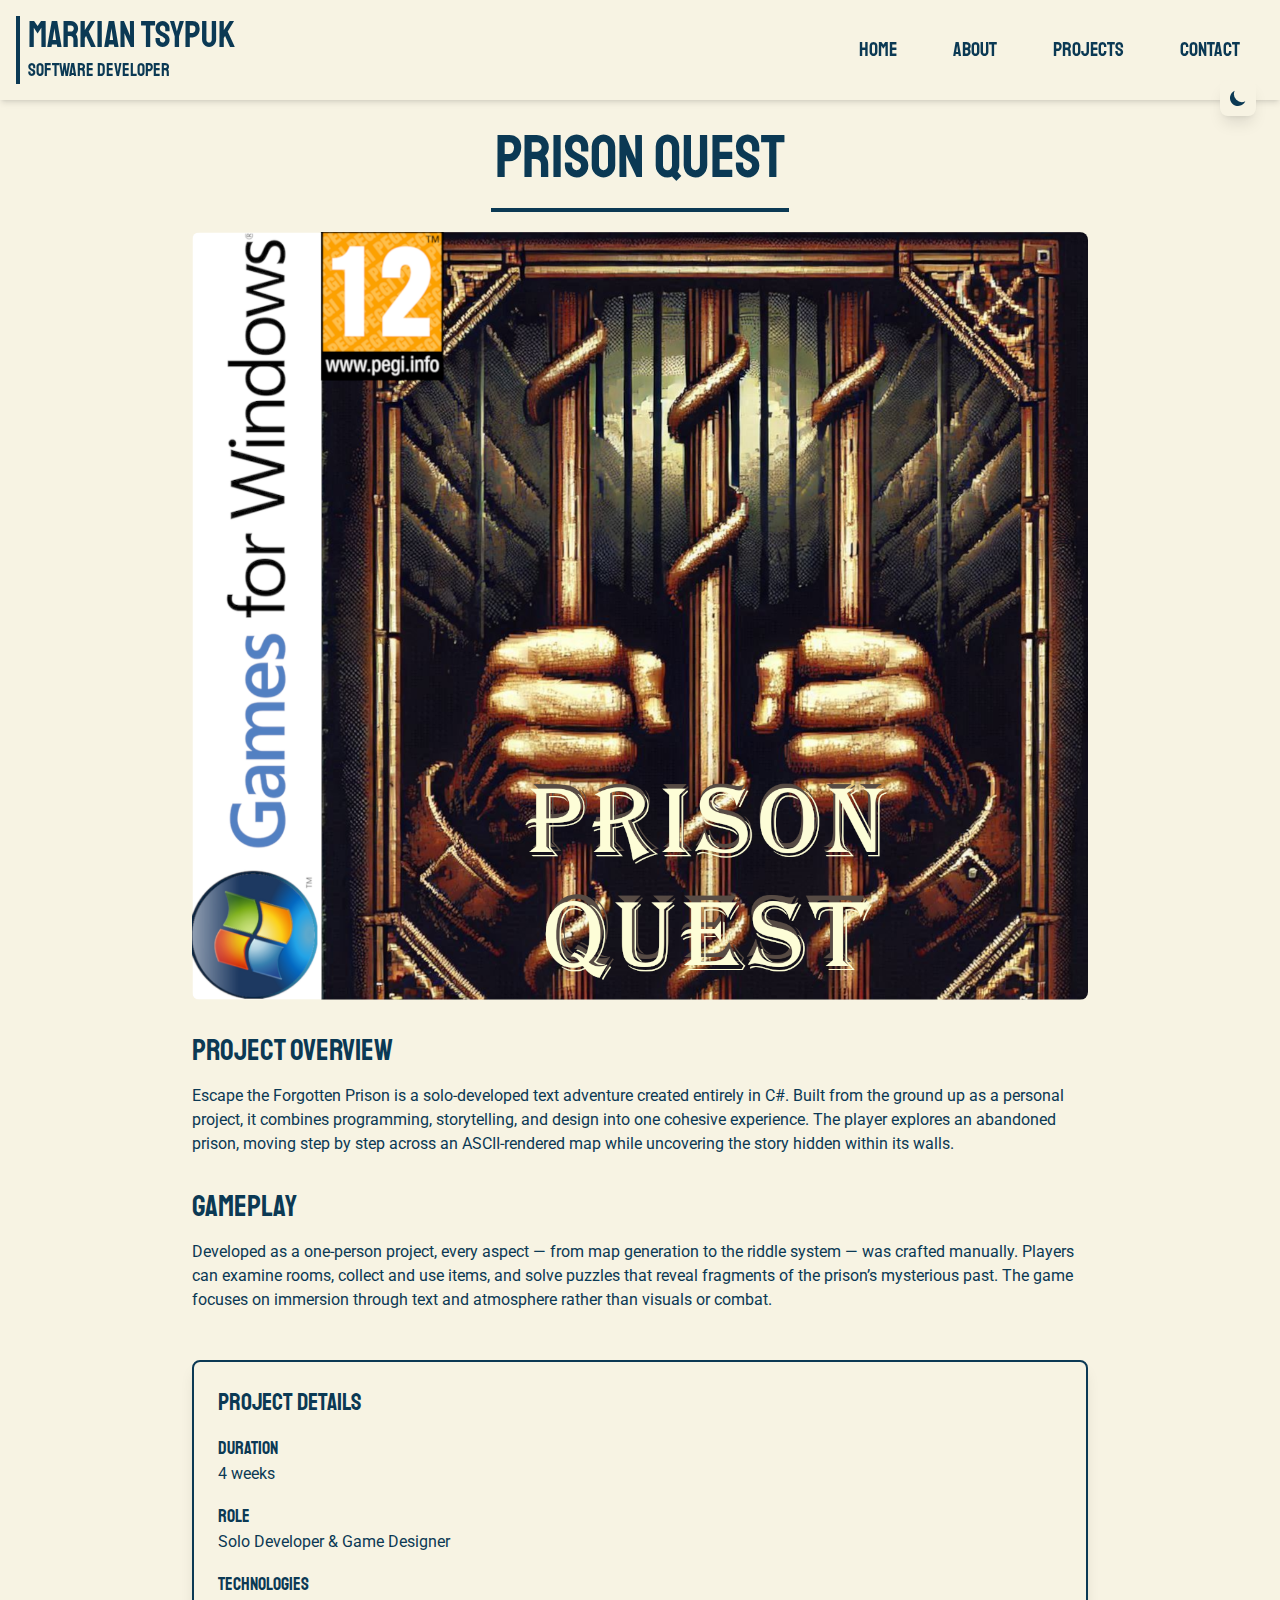
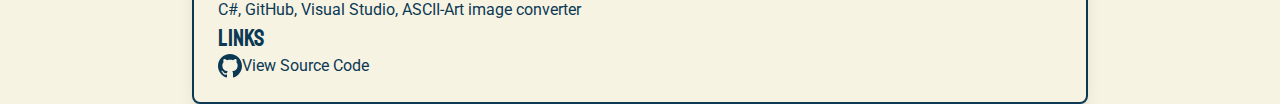
<file: docs/my-project-text-adventure.html>
<!doctype html>
<html lang="en">
  <head>
    <meta charset="UTF-8" />
    <meta name="viewport" content="width=device-width, initial-scale=1.0" />
    <link rel="stylesheet" href="style.css">
    <link rel="stylesheet" crossorigin href="assets/index-DvqIx7kl.css">
    <script type="module" crossorigin src="assets/index-CnY_bP8J.js"></script>
    <title>Text Adventure Project - Markian Tsypuk</title>
  </head>
  <body class="bg-[#F7F3E3] dark:bg-[#0B3954]">
    <nav class="fixed top-0 w-full bg-[#F7F3E3] dark:bg-[#0B3954] p-4 shadow-md">
      <div class="container mx-auto flex justify-between items-center">
        <div class="border-l-4 border-[#0B3954] dark:border-[#F7F3E3] pl-2">
          <h1 class="staatliches-regular text-4xl text-[#0B3954] dark:text-[#F7F3E3]">Markian Tsypuk</h1>
          <h3 class="staatliches-regular text-lg text-[#0B3954] dark:text-[#F7F3E3]">Software Developer</h3>
        </div>
        <div class="flex gap-14 mr-6">
          <a href="index.html" class="staatliches-regular text-[#0B3954] dark:text-[#F7F3E3] text-xl hover:text-gray-600">Home</a>
          <a href="about.html" class="staatliches-regular text-[#0B3954] dark:text-[#F7F3E3] text-xl hover:text-gray-600">About</a>
          <a href="projects.html" class="staatliches-regular text-[#0B3954] dark:text-[#F7F3E3] text-xl hover:text-gray-600">Projects</a>
          <a href="contact.html" class="staatliches-regular text-[#0B3954] dark:text-[#F7F3E3] text-xl hover:text-gray-600">Contact</a>
        </div>
      </div>
    </nav>

    <!-- Theme Toggle Button -->
    <button id="theme-toggle" 
            class="fixed top-20 right-6 z-50 p-2 text-[#0B3954] dark:text-[#F7F3E3] bg-[#F7F3E3] dark:bg-[#0B3954] hover:bg-gray-100 dark:hover:bg-[#0B3954] focus:outline-none focus:ring-4 focus:ring-gray-200 dark:focus:ring-gray-700 rounded-lg text-sm shadow-lg">
      <svg id="theme-toggle-dark-icon" class="w-5 h-5" fill="currentColor" viewBox="0 0 20 20">
        <path d="M17.293 13.293A8 8 0 016.707 2.707a8.001 8.001 0 1010.586 10.586z"></path>
      </svg>
      <svg id="theme-toggle-light-icon" class="hidden w-5 h-5" fill="currentColor" viewBox="0 0 20 20">
        <path d="M10 2a1 1 0 011 1v1a1 1 0 11-2 0V3a1 1 0 011-1zm4 8a4 4 0 11-8 0 4 4 0 018 0zm-.464 4.95l.707.707a1 1 0 001.414-1.414l-.707-.707a1 1 0 00-1.414 1.414zm2.12-10.607a1 1 0 010 1.414l-.706.707a1 1 0 11-1.414-1.414l.707-.707a1 1 0 011.414 0zM17 11a1 1 0 100-2h-1a1 1 0 100 2h1zm-7 4a1 1 0 011 1v1a1 1 0 11-2 0v-1a1 1 0 011-1zM5.05 6.464A1 1 0 106.465 5.05l-.708-.707a1 1 0 00-1.414 1.414l.707.707zm1.414 8.486l-.707.707a1 1 0 01-1.414-1.414l.707-.707a1 1 0 011.414 1.414zM4 11a1 1 0 100-2H3a1 1 0 000 2h1z"></path>
      </svg>
    </button>

    <main class="container mx-auto pt-32 px-4">
      <!-- Project Header -->
      <div class="max-w-4xl mx-auto mb-12">
        <h2 class="staatliches-regular text-6xl text-[#0B3954] dark:text-[#F7F3E3] text-center">Prison Quest</h2>
      <hr class="w-1/3 mx-auto border-t-4 border-[#0B3954] dark:border-[#F7F3E3] borde my-5 mb-5">
      </div>

      <!-- Project Image -->
      <div class="max-w-4xl mx-auto mb-12 rounded-lg overflow-hidden shadow-xl">
        <img src="img/Text_Adventure_Cover.png" alt="Microgame Project Screenshot" class="w-full h-auto">
      </div>

      <!-- Project Content -->
      <div class="max-w-4xl mx-auto grid grid-cols-1 md:grid-cols-3 gap-8">
        <!-- Main Content -->
        <div class="md:col-span-2 space-y-6">
          <div class="prose dark:prose-invert">
            <h2 class="staatliches-regular mt-8 text-3xl text-[#0B3954] dark:text-[#F7F3E3] mb-4">Project Overview</h2>
            <p class="roboto text-[#0B3954] dark:text-[#F7F3E3] mb-4">
              Escape the Forgotten Prison is a solo-developed text adventure created entirely in C#. Built from the ground up as a personal project, it combines programming, storytelling, and design into one cohesive experience. The player explores an abandoned prison, moving step by step across an ASCII-rendered map while uncovering the story hidden within its walls.</p>      
            <h2 class="staatliches-regular text-3xl text-[#0B3954] dark:text-[#F7F3E3] mb-4 mt-8">Gameplay</h2>
            <p class="roboto text-[#0B3954] dark:text-[#F7F3E3] mb-4">
              Developed as a one-person project, every aspect — from map generation to the riddle system — was crafted manually. Players can examine rooms, collect and use items, and solve puzzles that reveal fragments of the prison’s mysterious past. The game focuses on immersion through text and atmosphere rather than visuals or combat.
            </p>
          </div>
        </div>

        <!-- Sidebar -->
        <div class="space-y-8">
          <div class="bg-[#F7F3E3] dark:bg-[#0B3954] p-6 rounded-lg shadow-lg border-2 border-[#0B3954] dark:border-[#F7F3E3]">
            <h3 class="staatliches-regular text-2xl text-[#0B3954] dark:text-[#F7F3E3] mb-4">Project Details</h3>
            <div class="space-y-4">
              <div>
                <h4 class="staatliches-regular text-lg text-[#0B3954] dark:text-[#F7F3E3]">Duration</h4>
                <p class="roboto text-[#0B3954] dark:text-[#F7F3E3]">4 weeks</p>
              </div>
              <div>
                <h4 class="staatliches-regular text-lg text-[#0B3954] dark:text-[#F7F3E3]">Role</h4>
                <p class="roboto text-[#0B3954] dark:text-[#F7F3E3]">Solo Developer & Game Designer</p>
              </div>
              <div>
                <h4 class="staatliches-regular text-lg text-[#0B3954] dark:text-[#F7F3E3]">Technologies</h4>
                <p class="roboto text-[#0B3954] dark:text-[#F7F3E3]">C#, GitHub, Visual Studio, ASCII-Art image converter</p>
              </div>
            </div>
            <h3 class="staatliches-regular text-2xl text-[#0B3954] dark:text-[#F7F3E3] my-4">Links</h3>
            <div class="space-y-4">
              <a href="https://github.com/Mark1anTheFirst/Text-Adventure" class="flex items-center space-x-2 text-[#0B3954] dark:text-[#F7F3E3] hover:opacity-80">
                <svg class="w-6 h-6" fill="currentColor" viewBox="0 0 24 24">
                  <path d="M12 0c-6.626 0-12 5.373-12 12 0 5.302 3.438 9.8 8.207 11.387.599.111.793-.261.793-.577v-2.234c-3.338.726-4.033-1.416-4.033-1.416-.546-1.387-1.333-1.756-1.333-1.756-1.089-.745.083-.729.083-.729 1.205.084 1.839 1.237 1.839 1.237 1.07 1.834 2.807 1.304 3.492.997.107-.775.418-1.305.762-1.604-2.665-.305-5.467-1.334-5.467-5.931 0-1.311.469-2.381 1.236-3.221-.124-.303-.535-1.524.117-3.176 0 0 1.008-.322 3.301 1.23.957-.266 1.983-.399 3.003-.404 1.02.005 2.047.138 3.006.404 2.291-1.552 3.297-1.23 3.297-1.23.653 1.653.242 2.874.118 3.176.77.84 1.235 1.911 1.235 3.221 0 4.609-2.807 5.624-5.479 5.921.43.372.823 1.102.823 2.222v3.293c0 .319.192.694.801.576 4.765-1.589 8.199-6.086 8.199-11.386 0-6.627-5.373-12-12-12z"/>
                </svg>
                <span class="roboto">View Source Code</span>
              </a>
            </div>
          </div>
        </div>
      </div>
    </main>
    <script src="main.js"></script>
  </body>
</html>
</file>
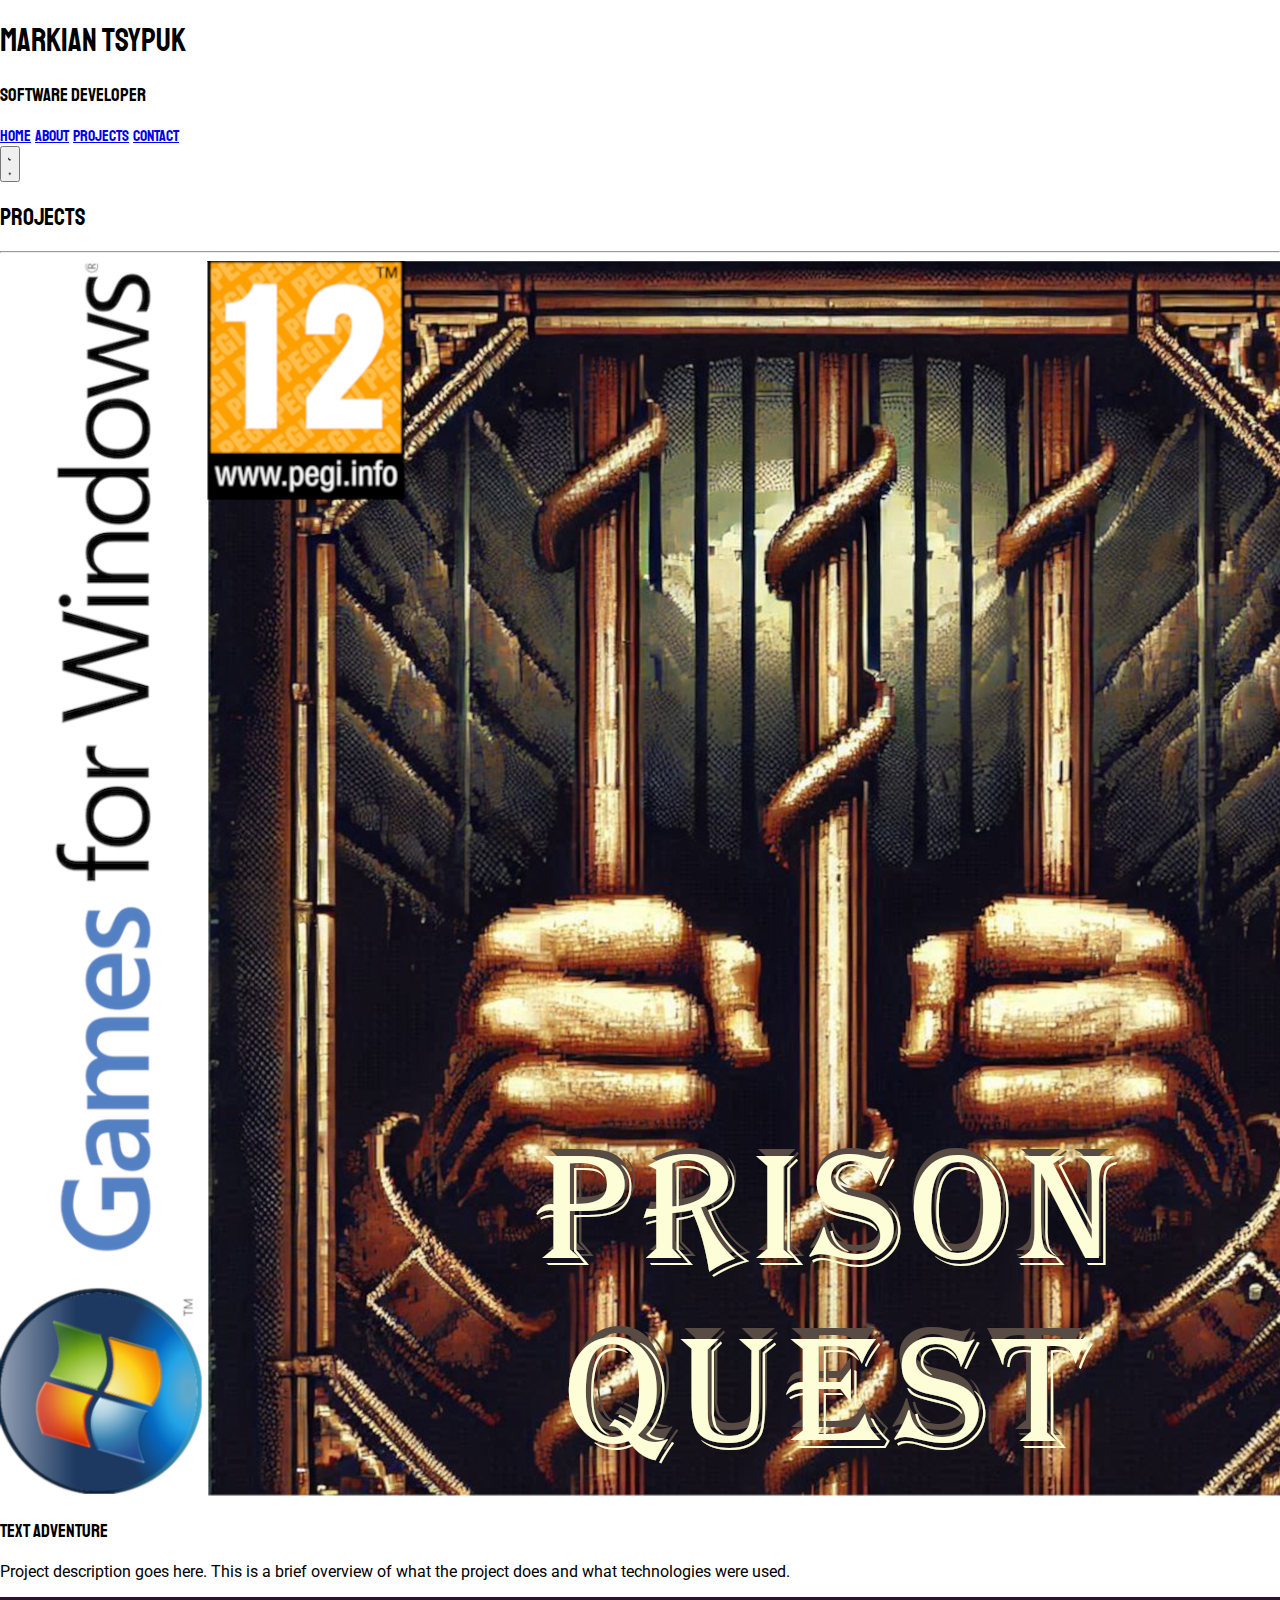
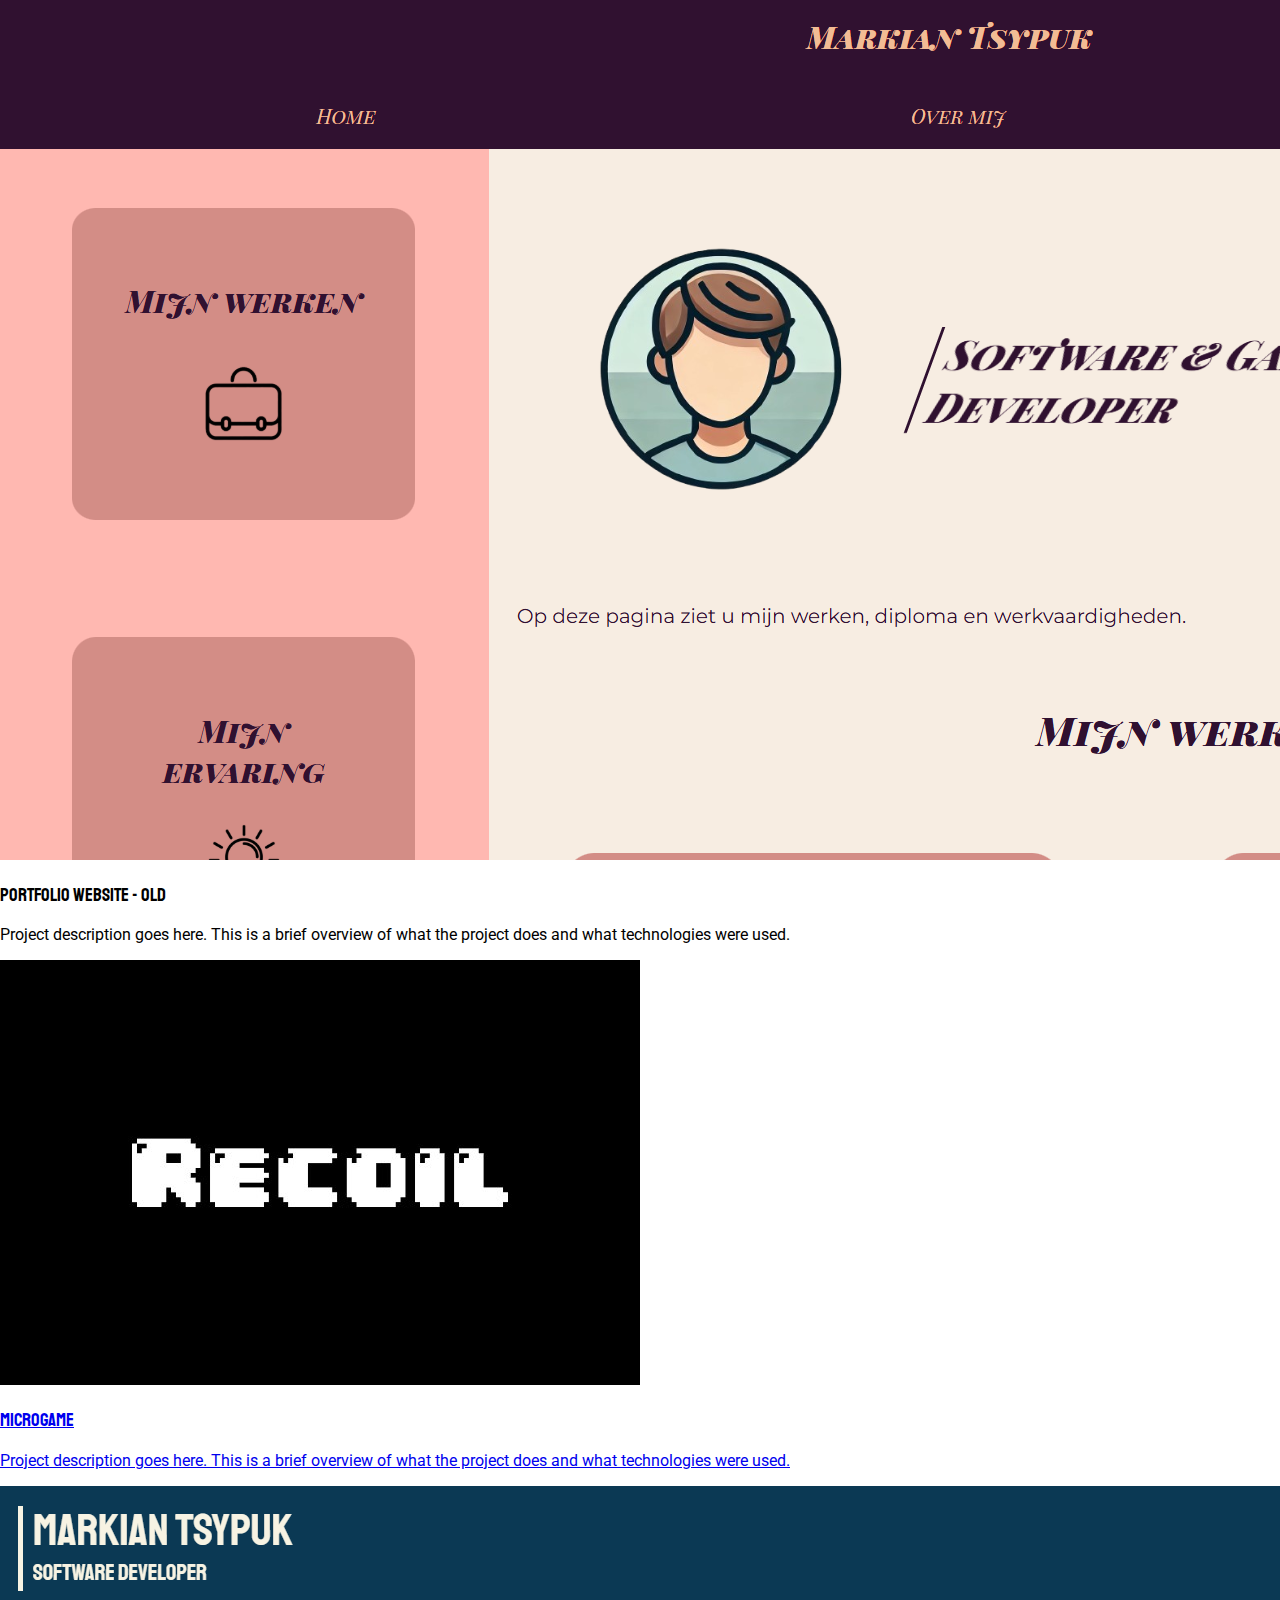
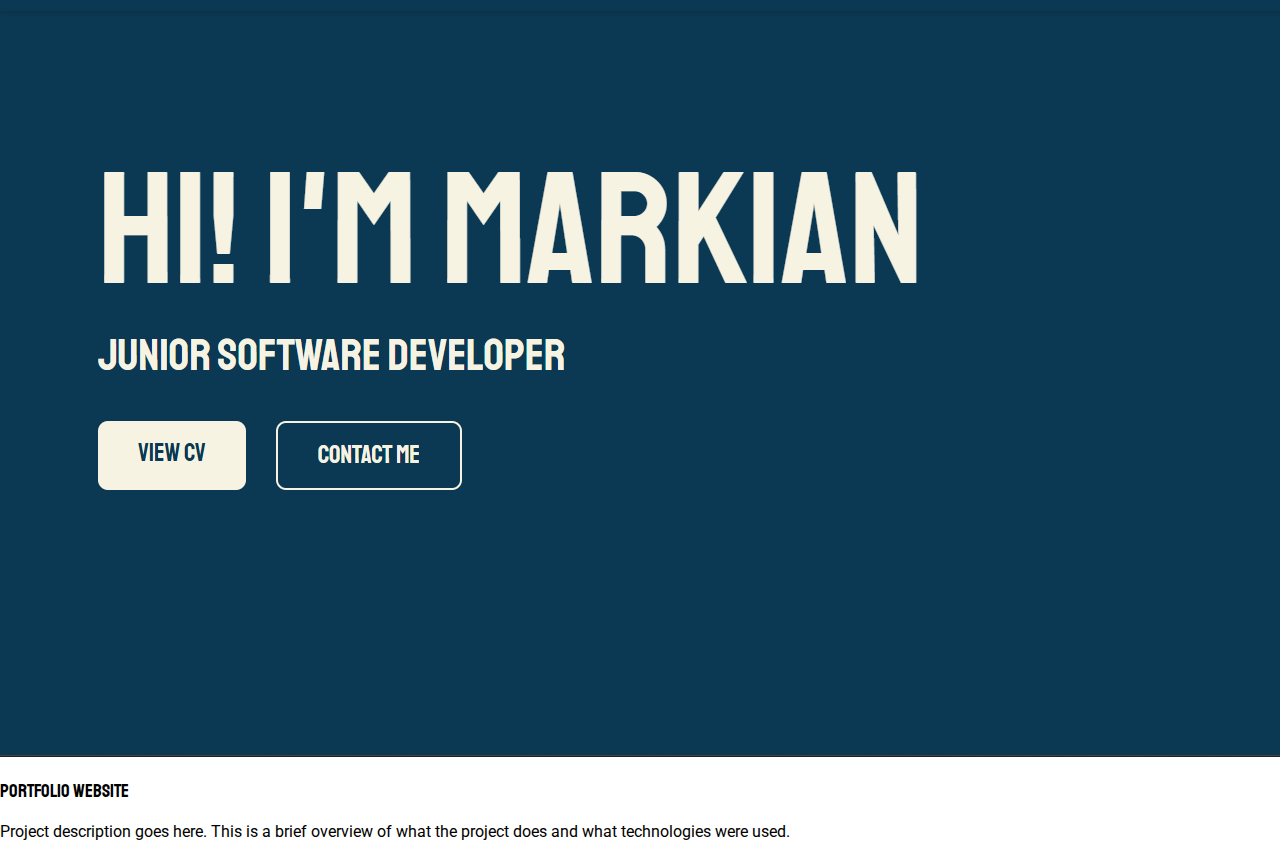
<file: docs/projects.html>
<!doctype html>
<html lang="en">
  <head>
    <meta charset="UTF-8" />
    <meta name="viewport" content="width=device-width, initial-scale=1.0" />
    <link rel="stylesheet" href="style.css">
    <title>Projects - Markian Tsypuk</title>
  </head>
  <body class="bg-[#F7F3E3] dark:bg-[#0B3954]">
  <nav class="fixed top-0 w-full bg-[#F7F3E3] dark:bg-[#0B3954] p-4 shadow-md z-50">
      <div class="container mx-auto flex justify-between items-center">
        <div class="border-l-4 border-[#0B3954] dark:border-[#F7F3E3] pl-2">
          <h1 class="staatliches-regular text-4xl text-[#0B3954] dark:text-[#F7F3E3]">Markian Tsypuk</h1>
          <h3 class="staatliches-regular text-lg text-[#0B3954] dark:text-[#F7F3E3]">Software Developer</h3>
        </div>
        <div class="flex gap-14 mr-6">
          <a href="index.html" class="staatliches-regular text-[#0B3954] dark:text-[#F7F3E3] text-xl hover:text-gray-600">Home</a>
          <a href="about.html" class="staatliches-regular text-[#0B3954] dark:text-[#F7F3E3] text-xl hover:text-gray-600">About</a>
          <a href="projects.html" class="staatliches-regular text-[#0B3954] dark:text-[#F7F3E3] text-xl hover:text-gray-600">Projects</a>
            <a href="contact.html" class="staatliches-regular text-[#0B3954] dark:text-[#F7F3E3] text-xl hover:text-gray-600">Contact</a>
        </div>
      </div>
    </nav>

    <!-- Theme Toggle Button -->
    <button id="theme-toggle" 
            class="fixed top-20 right-6 z-50 p-2 text-[#0B3954] dark:text-[#F7F3E3] bg-[#F7F3E3] dark:bg-[#0B3954] hover:bg-gray-100 dark:hover:bg-[#0B3954] focus:outline-none focus:ring-4 focus:ring-gray-200 dark:focus:ring-gray-700 rounded-lg text-sm shadow-lg">
      <svg id="theme-toggle-dark-icon" class="w-5 h-5" fill="currentColor" viewBox="0 0 20 20">
        <path d="M17.293 13.293A8 8 0 016.707 2.707a8.001 8.001 0 1010.586 10.586z"></path>
      </svg>
      <svg id="theme-toggle-light-icon" class="hidden w-5 h-5" fill="currentColor" viewBox="0 0 20 20">
        <path d="M10 2a1 1 0 011 1v1a1 1 0 11-2 0V3a1 1 0 011-1zm4 8a4 4 0 11-8 0 4 4 0 018 0zm-.464 4.95l.707.707a1 1 0 001.414-1.414l-.707-.707a1 1 0 00-1.414 1.414zm2.12-10.607a1 1 0 010 1.414l-.706.707a1 1 0 11-1.414-1.414l.707-.707a1 1 0 011.414 0zM17 11a1 1 0 100-2h-1a1 1 0 100 2h1zm-7 4a1 1 0 011 1v1a1 1 0 11-2 0v-1a1 1 0 011-1zM5.05 6.464A1 1 0 106.465 5.05l-.708-.707a1 1 0 00-1.414 1.414l.707.707zm1.414 8.486l-.707.707a1 1 0 01-1.414-1.414l.707-.707a1 1 0 011.414 1.414zM4 11a1 1 0 100-2H3a1 1 0 000 2h1z"></path>
      </svg>
    </button>
    </nav>
    <main class="container mx-auto pt-32 px-4">
      <h2 class="staatliches-regular text-6xl text-[#0B3954] dark:text-[#F7F3E3] text-center">PROJECTS</h2>
      <hr class="w-1/3 mx-auto border-t-4 border-[#0B3954] dark:border-[#F7F3E3] borde my-5 mb-5">
      <div class="grid grid-cols-1 md:grid-cols-2 lg:grid-cols-3 gap-8">
        <!-- Project Cards -->
  <div class="bg-[#F7F3E3] dark:bg-[#0B3954] rounded-lg shadow-lg overflow-hidden border-2 border-[#0B3954] dark:border-[#F7F3E3] z-0">
          <div class="aspect-w-16 aspect-h-9 bg-gray-200">
            <!-- Project image will go here -->
             <img src="img/Text_Adventure_Cover.png" alt="Project Image" class="w-full h-full object-cover">
          </div>
          <div class="p-6">
            <h3 class="staatliches-regular text-2xl text-[#0B3954] dark:text-[#F7F3E3] mb-2">Text Adventure</h3>
            <p class="roboto text-[#0B3954] dark:text-[#F7F3E3]">Project description goes here. This is a brief overview of what the project does and what technologies were used.</p>
          </div>
        </div>

        <!-- Project Card 2 -->
        <div class="bg-[#F7F3E3] dark:bg-[#0B3954] rounded-lg shadow-lg overflow-hidden border-2 border-[#0B3954] dark:border-[#F7F3E3]">
          <div class="aspect-w-16 aspect-h-9 bg-gray-200">
            <!-- Project image will go here -->
            <img src="img/Portfolio_v1_Image.png" alt="Project Image" class="w-full h-full object-cover">
          </div>
          <div class="p-6">
            <h3 class="staatliches-regular text-2xl text-[#0B3954] dark:text-[#F7F3E3] mb-2">Portfolio Website - old</h3>
            <p class="roboto text-[#0B3954] dark:text-[#F7F3E3]">Project description goes here. This is a brief overview of what the project does and what technologies were used.</p>
          </div>
        </div>

        <!-- Project Card 3 -->
        <div class="bg-[#F7F3E3] dark:bg-[#0B3954] rounded-lg shadow-lg overflow-hidden border-2 border-[#0B3954] dark:border-[#F7F3E3]">
          <a href="my-project-microgame.html" class="block hover:opacity-90 transition-opacity">
            <div class="aspect-w-16 aspect-h-9 bg-gray-200">
              <!-- Project image will go here -->
              <img src="img/Microgame_Image.jpg" alt="Project Image" class="w-full h-full object-cover">
            </div>
            <div class="p-6">
              <h3 class="staatliches-regular text-2xl text-[#0B3954] dark:text-[#F7F3E3] mb-2">Microgame</h3>
              <p class="roboto text-[#0B3954] dark:text-[#F7F3E3]">Project description goes here. This is a brief overview of what the project does and what technologies were used.</p>
            </div>
          </a>
        </div>
        <!-- Project Card 4 -->
        <div class="bg-[#F7F3E3] dark:bg-[#0B3954] rounded-lg shadow-lg overflow-hidden border-2 border-[#0B3954] dark:border-[#F7F3E3]">
          <div class="aspect-w-16 aspect-h-9 bg-gray-200">
            <!-- Project image will go here -->
            <img src="img/Portfolio_v2_Image.png" alt="Project Image" class="w-full h-full object-cover">
          </div>
          <div class="p-6">
            <h3 class="staatliches-regular text-2xl text-[#0B3954] dark:text-[#F7F3E3] mb-2">Portfolio Website</h3>
            <p class="roboto text-[#0B3954] dark:text-[#F7F3E3]">Project description goes here. This is a brief overview of what the project does and what technologies were used.</p>
          </div>
        </div>
      </div>
    </main>
    <script src="main.js"></script>
  </body>
</html>
</file>
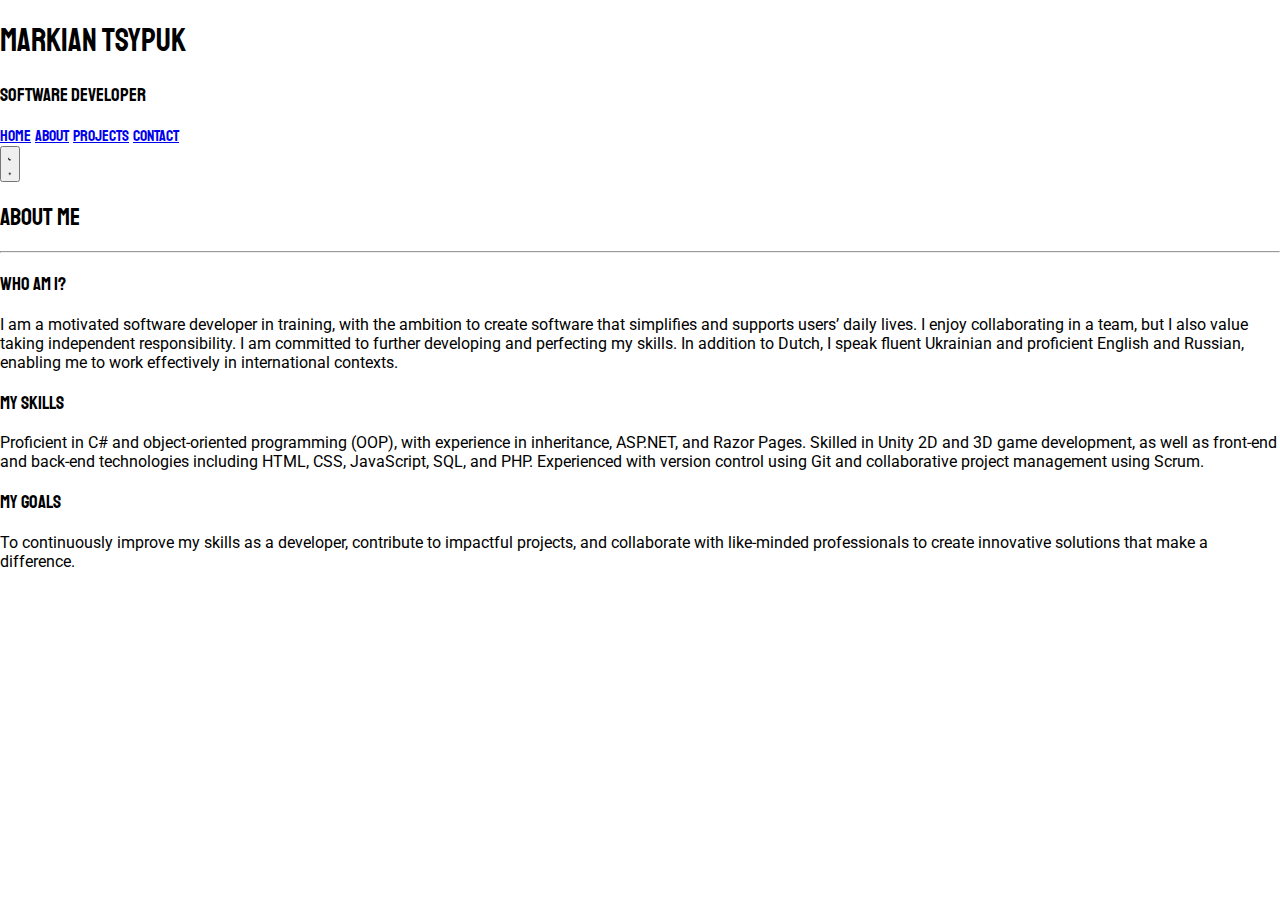
<file: public/about.html>
<!doctype html>
<html lang="en">
  <head>
    <meta charset="UTF-8" />
    <meta name="viewport" content="width=device-width, initial-scale=1.0" />
    <link rel="stylesheet" href="/src/style.css">
    <title>About - Markian Tsypuk</title>
  </head>
  <body class="bg-[#F7F3E3] dark:bg-[#0B3954]">
    <nav class="fixed top-0 w-full bg-[#F7F3E3] dark:bg-[#0B3954] p-4 shadow-md">
      <div class="container mx-auto flex justify-between items-center">
        <div class="border-l-4 border-[#0B3954] dark:border-[#F7F3E3] pl-2">
          <h1 class="staatliches-regular text-4xl text-[#0B3954] dark:text-[#F7F3E3]">Markian Tsypuk</h1>
          <h3 class="staatliches-regular text-lg text-[#0B3954] dark:text-[#F7F3E3]">Software Developer</h3>
        </div>
        <div class="flex gap-14 mr-6">
          <a href="index.html" class="staatliches-regular text-[#0B3954] dark:text-[#F7F3E3] text-xl hover:text-gray-600">Home</a>
          <a href="about.html" class="staatliches-regular text-[#0B3954] dark:text-[#F7F3E3] text-xl hover:text-gray-600">About</a>
          <a href="projects.html" class="staatliches-regular text-[#0B3954] dark:text-[#F7F3E3] text-xl hover:text-gray-600">Projects</a>
            <a href="contact.html" class="staatliches-regular text-[#0B3954] dark:text-[#F7F3E3] text-xl hover:text-gray-600">Contact</a>
        </div>
      </div>
    </nav>

    <!-- Theme Toggle Button -->
    <button id="theme-toggle" 
            class="fixed top-20 right-6 z-50 p-2 text-[#0B3954] dark:text-[#F7F3E3] bg-[#F7F3E3] dark:bg-[#0B3954] hover:bg-gray-100 dark:hover:bg-[#0B3954] focus:outline-none focus:ring-4 focus:ring-gray-200 dark:focus:ring-gray-700 rounded-lg text-sm shadow-lg">
      <svg id="theme-toggle-dark-icon" class="w-5 h-5" fill="currentColor" viewBox="0 0 20 20">
        <path d="M17.293 13.293A8 8 0 016.707 2.707a8.001 8.001 0 1010.586 10.586z"></path>
      </svg>
      <svg id="theme-toggle-light-icon" class="hidden w-5 h-5" fill="currentColor" viewBox="0 0 20 20">
        <path d="M10 2a1 1 0 011 1v1a1 1 0 11-2 0V3a1 1 0 011-1zm4 8a4 4 0 11-8 0 4 4 0 018 0zm-.464 4.95l.707.707a1 1 0 001.414-1.414l-.707-.707a1 1 0 00-1.414 1.414zm2.12-10.607a1 1 0 010 1.414l-.706.707a1 1 0 11-1.414-1.414l.707-.707a1 1 0 011.414 0zM17 11a1 1 0 100-2h-1a1 1 0 100 2h1zm-7 4a1 1 0 011 1v1a1 1 0 11-2 0v-1a1 1 0 011-1zM5.05 6.464A1 1 0 106.465 5.05l-.708-.707a1 1 0 00-1.414 1.414l.707.707zm1.414 8.486l-.707.707a1 1 0 01-1.414-1.414l.707-.707a1 1 0 011.414 1.414zM4 11a1 1 0 100-2H3a1 1 0 000 2h1z"></path>
      </svg>
    </button>
    </nav>
    <main class="container mx-auto pt-32 px-4">
      <h2 class="staatliches-regular text-6xl text-[#0B3954] dark:text-[#F7F3E3] text-center">About me</h2>
        <hr class="w-1/3 mx-auto border-t-4 border-[#0B3954] dark:border-[#F7F3E3] borde my-5 mb-5">
      <div class="grid grid-cols-1 md:grid-cols-2 lg:grid-cols-3 gap-8">
        <!-- About Content -->
        <div class="bg-[#F7F3E3] dark:bg-[#0B3954] rounded-lg shadow-lg overflow-hidden border-2 border-[#0B3954] dark:border-[#F7F3E3] p-6">
          <h3 class="staatliches-regular text-2xl text-[#0B3954] dark:text-[#F7F3E3] mb-4">WHO AM I?</h3>
          <p class="roboto text-[#0B3954] dark:text-[#F7F3E3]">I am a motivated software developer in training, with the ambition to create software that simplifies and supports users’ daily lives. I enjoy collaborating in a team, but I also value taking independent responsibility. I am committed to further developing and perfecting my skills. In addition to Dutch, I speak fluent Ukrainian and proficient English and Russian, enabling me to work effectively in international contexts.</p>
        </div>

        <!-- About Content 2 -->
        <div class="bg-[#F7F3E3] dark:bg-[#0B3954] rounded-lg shadow-lg overflow-hidden border-2 border-[#0B3954] dark:border-[#F7F3E3] p-6">
          <h3 class="staatliches-regular text-2xl text-[#0B3954] dark:text-[#F7F3E3] mb-4">MY SKILLS</h3>
          <p class="roboto text-[#0B3954] dark:text-[#F7F3E3]">Proficient in C# and object-oriented programming (OOP), with experience in inheritance, ASP.NET, and Razor Pages. Skilled in Unity 2D and 3D game development, as well as front-end and back-end technologies including HTML, CSS, JavaScript, SQL, and PHP. Experienced with version control using Git and collaborative project management using Scrum.</p>
        </div>

        <!-- About Content 3 -->
        <div class="bg-[#F7F3E3] dark:bg-[#0B3954] rounded-lg shadow-lg overflow-hidden border-2 border-[#0B3954] dark:border-[#F7F3E3] p-6">
          <h3 class="staatliches-regular text-2xl text-[#0B3954] dark:text-[#F7F3E3] mb-4">MY GOALS</h3>
          <p class="roboto text-[#0B3954] dark:text-[#F7F3E3]">To continuously improve my skills as a developer, contribute to impactful projects, and collaborate with like-minded professionals to create innovative solutions that make a difference.</p>
        </div>
      </div>
    </main>
    <script type="module" src="/src/main.js"></script>
    <script>
      // Wait for DOM to load
      document.addEventListener('DOMContentLoaded', function() {
        const themeToggleDarkIcon = document.getElementById('theme-toggle-dark-icon');
        const themeToggleLightIcon = document.getElementById('theme-toggle-light-icon');
        const themeToggleBtn = document.getElementById('theme-toggle');

        // Set initial theme
        if (localStorage.getItem('color-theme') === 'dark' || 
            (!('color-theme' in localStorage) && window.matchMedia('(prefers-color-scheme: dark)').matches)) {
          document.documentElement.classList.add('dark');
          themeToggleDarkIcon.classList.add('hidden');
          themeToggleLightIcon.classList.remove('hidden');
        } else {
          themeToggleLightIcon.classList.add('hidden');
          themeToggleDarkIcon.classList.remove('hidden');
        }

        // Handle click event
        themeToggleBtn.addEventListener('click', function() {
          // Toggle theme
          document.documentElement.classList.toggle('dark');
          
          // Toggle icons
          themeToggleDarkIcon.classList.toggle('hidden');
          themeToggleLightIcon.classList.toggle('hidden');
          
          // Save preference
          localStorage.setItem('color-theme', 
            document.documentElement.classList.contains('dark') ? 'dark' : 'light'
          );
        });
      });
    </script>
  </body>
</html>
</file>
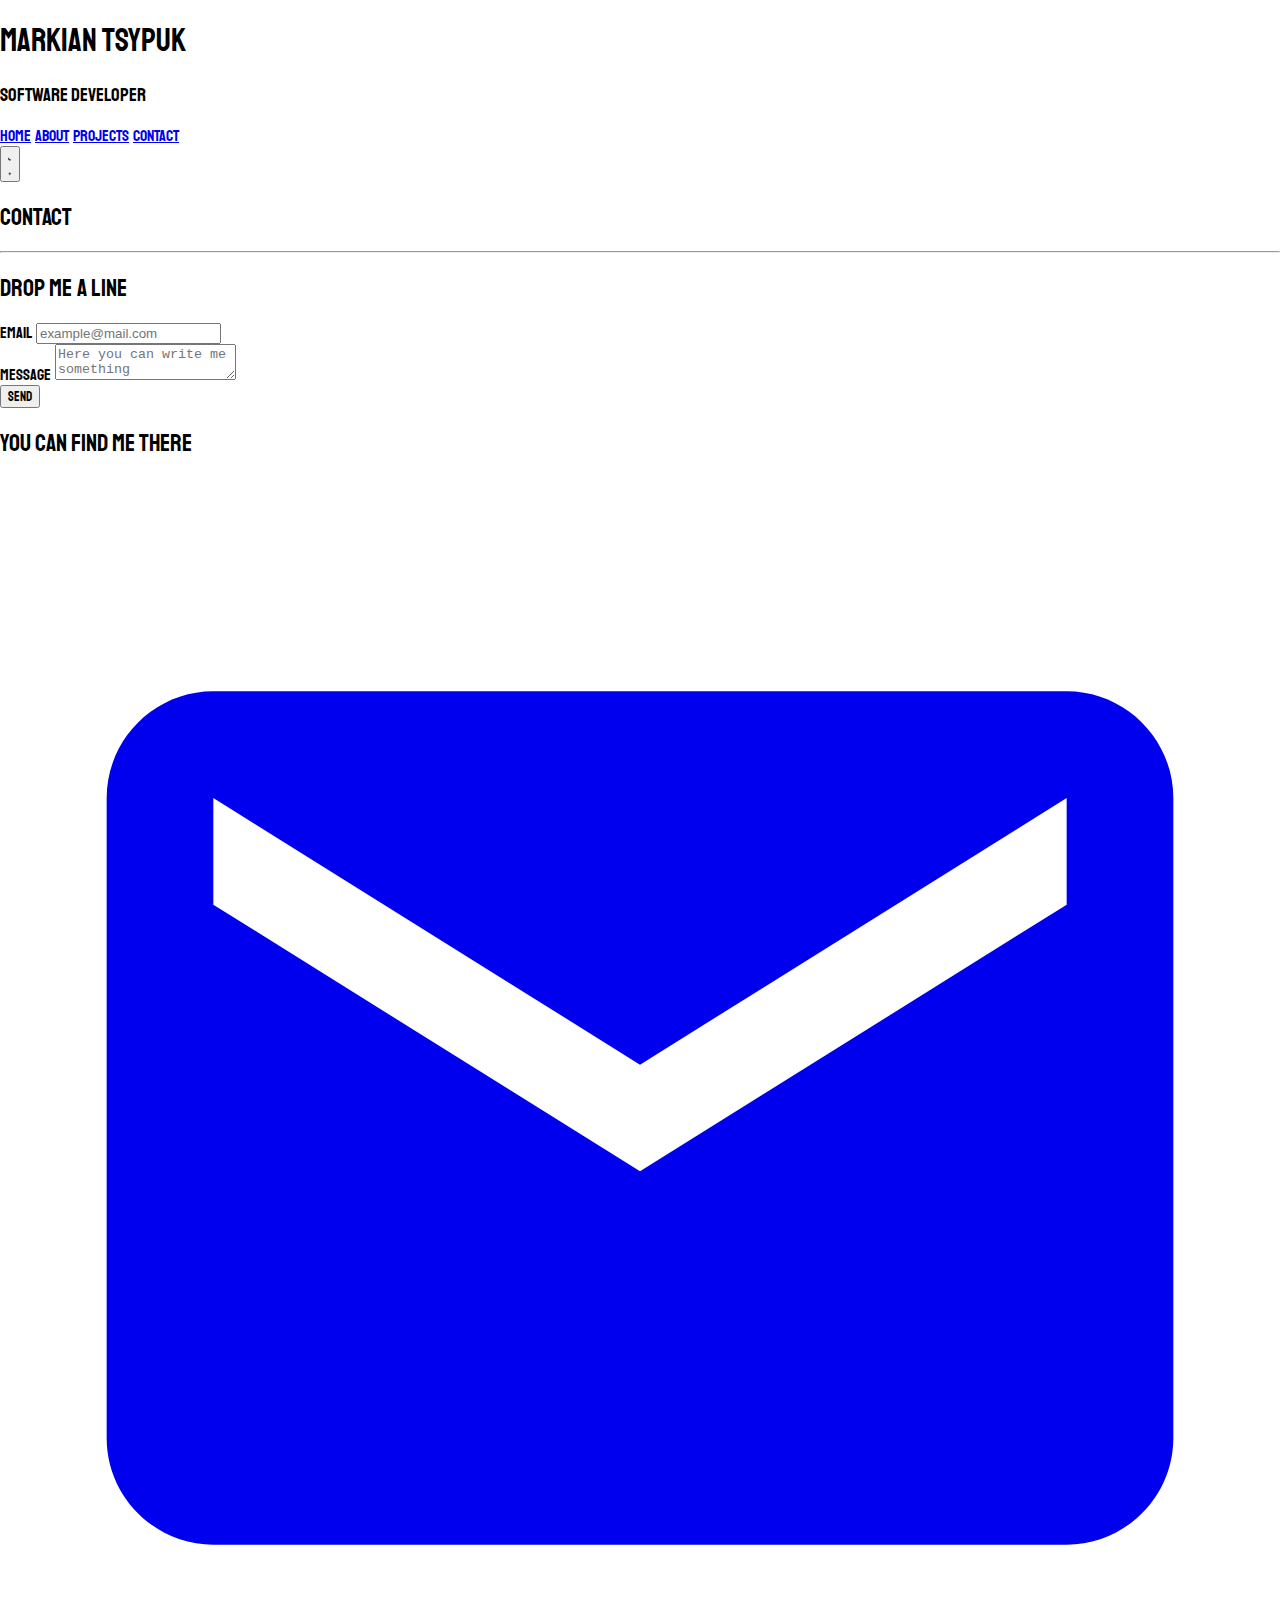
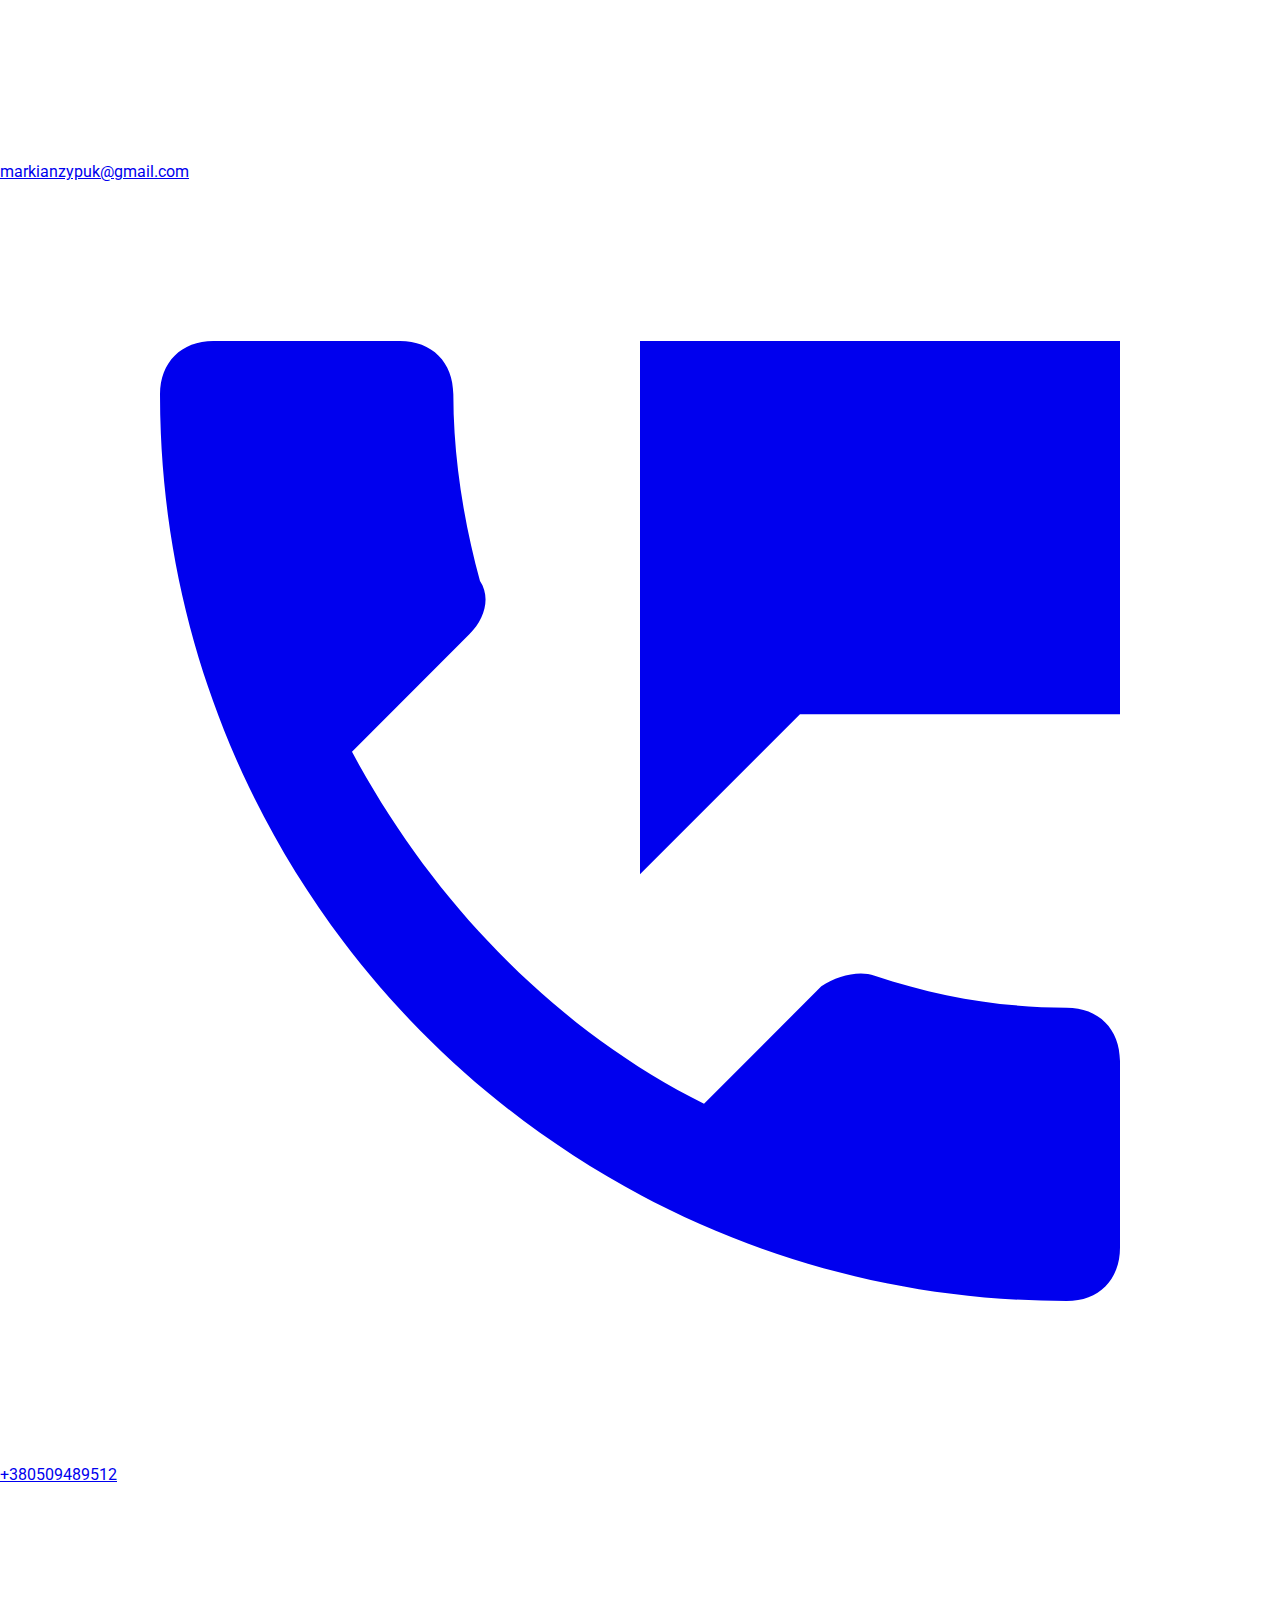
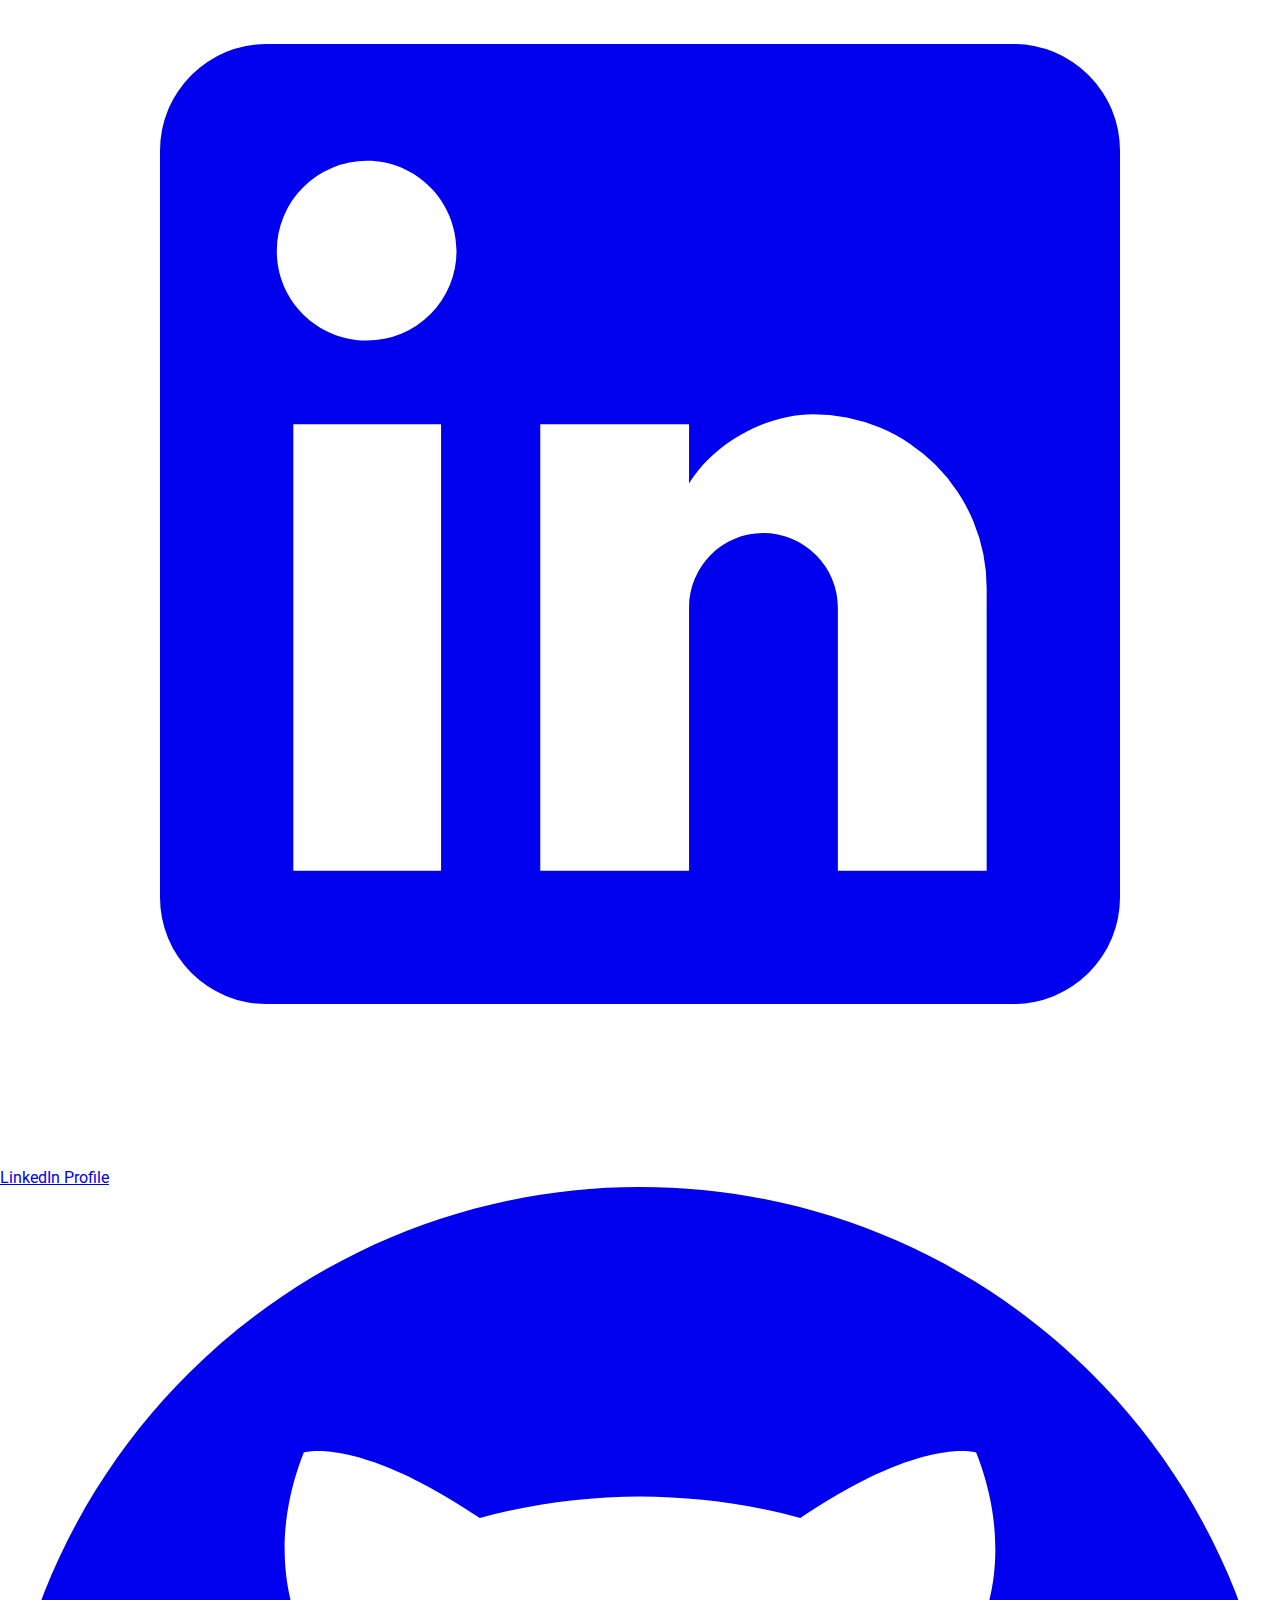
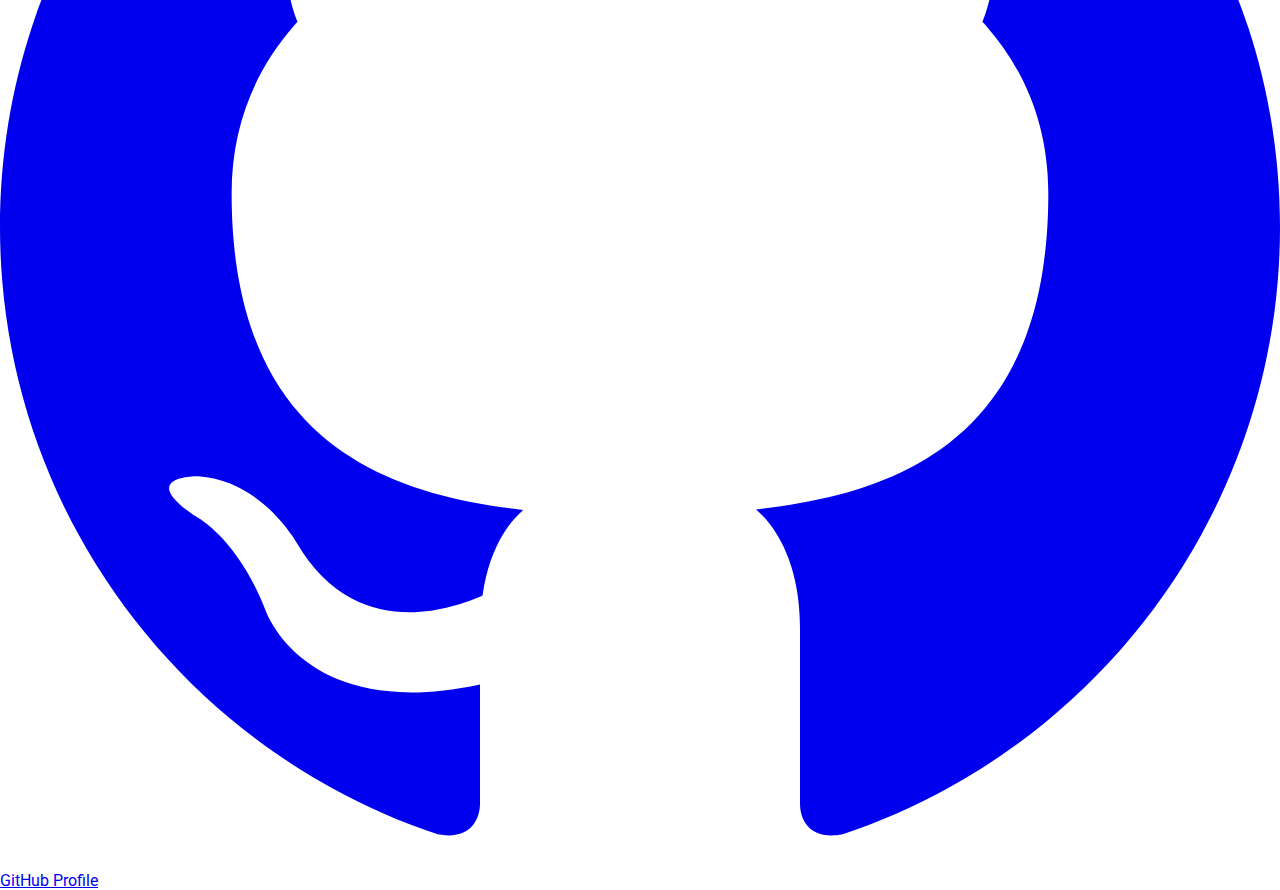
<file: public/contact.html>
<!doctype html>
<html lang="en">
  <head>
    <meta charset="UTF-8" />
    <meta name="viewport" content="width=device-width, initial-scale=1.0" />
    <link rel="stylesheet" href="/src/style.css">
    <title>Contact - Markian Tsypuk</title>
  </head>
  <body class="bg-[#F7F3E3] dark:bg-[#0B3954]">
    <nav class="fixed top-0 w-full bg-[#F7F3E3] dark:bg-[#0B3954] p-4 shadow-md">
      <div class="container mx-auto flex justify-between items-center">
        <div class="border-l-4 border-[#0B3954] dark:border-[#F7F3E3] pl-2">
          <h1 class="staatliches-regular text-4xl text-[#0B3954] dark:text-[#F7F3E3]">Markian Tsypuk</h1>
          <h3 class="staatliches-regular text-lg text-[#0B3954] dark:text-[#F7F3E3]">Software Developer</h3>
        </div>
        <div class="flex gap-14 mr-6">
          <a href="index.html" class="staatliches-regular text-[#0B3954] dark:text-[#F7F3E3] text-xl hover:text-gray-600">Home</a>
          <a href="about.html" class="staatliches-regular text-[#0B3954] dark:text-[#F7F3E3] text-xl hover:text-gray-600">About</a>
          <a href="projects.html" class="staatliches-regular text-[#0B3954] dark:text-[#F7F3E3] text-xl hover:text-gray-600">Projects</a>
          <a href="contact.html" class="staatliches-regular text-[#0B3954] dark:text-[#F7F3E3] text-xl hover:text-gray-600">Contact</a>
        </div>
      </div>
    </nav>

    <!-- Theme Toggle Button -->
    <button id="theme-toggle" 
            class="fixed top-20 right-6 z-50 p-2 text-[#0B3954] dark:text-[#F7F3E3] bg-[#F7F3E3] dark:bg-[#0B3954] hover:bg-gray-100 dark:hover:bg-[#0B3954] focus:outline-none focus:ring-4 focus:ring-gray-200 dark:focus:ring-gray-700 rounded-lg text-sm shadow-lg">
      <svg id="theme-toggle-dark-icon" class="w-5 h-5" fill="currentColor" viewBox="0 0 20 20">
        <path d="M17.293 13.293A8 8 0 016.707 2.707a8.001 8.001 0 1010.586 10.586z"></path>
      </svg>
      <svg id="theme-toggle-light-icon" class="hidden w-5 h-5" fill="currentColor" viewBox="0 0 20 20">
        <path d="M10 2a1 1 0 011 1v1a1 1 0 11-2 0V3a1 1 0 011-1zm4 8a4 4 0 11-8 0 4 4 0 018 0zm-.464 4.95l.707.707a1 1 0 001.414-1.414l-.707-.707a1 1 0 00-1.414 1.414zm2.12-10.607a1 1 0 010 1.414l-.706.707a1 1 0 11-1.414-1.414l.707-.707a1 1 0 011.414 0zM17 11a1 1 0 100-2h-1a1 1 0 100 2h1zm-7 4a1 1 0 011 1v1a1 1 0 11-2 0v-1a1 1 0 011-1zM5.05 6.464A1 1 0 106.465 5.05l-.708-.707a1 1 0 00-1.414 1.414l.707.707zm1.414 8.486l-.707.707a1 1 0 01-1.414-1.414l.707-.707a1 1 0 011.414 1.414zM4 11a1 1 0 100-2H3a1 1 0 000 2h1z"></path>
      </svg>
    </button>

    <main class="container mx-auto pt-32 px-4">
        <h2 class="staatliches-regular text-6xl text-[#0B3954] dark:text-[#F7F3E3] text-center">Contact</h2>
        <hr class="w-1/4 mx-auto border-t-4 border-[#0B3954] dark:border-[#F7F3E3] my-5 mb-5">
        <div class="grid grid-cols-1 md:grid-cols-2 gap-8">
        <!-- Contact Form -->
        <div class="bg-[#F7F3E3] dark:bg-[#0B3954] p-8 rounded-lg shadow-lg border-2 border-[#0B3954] dark:border-[#F7F3E3]">
          <h2 class="staatliches-regular text-4xl text-[#0B3954] dark:text-[#F7F3E3] mb-6">DROP ME A LINE</h2>
          <form class="space-y-6" action="https://formspree.io/f/mqagvrbo" method="post">
            <div>
              <label class="block staatliches-regular text-xl text-[#0B3954] dark:text-[#F7F3E3] mb-2">EMAIL</label>
              <input type="email" name="email" class="w-full p-3 rounded-lg bg-white dark:bg-gray-700 border-2 border-[#0B3954] dark:border-[#F7F3E3]" 
                     placeholder="example@mail.com">
            </div>
            <div>
              <label class="block staatliches-regular text-xl text-[#0B3954] dark:text-[#F7F3E3] mb-2">MESSAGE</label>
              <textarea name="messsage" class="w-full p-3 rounded-lg bg-white dark:bg-gray-700 border-2 border-[#0B3954] dark:border-[#F7F3E3] h-40" placeholder="Here you can write me something"></textarea>
            </div>
            <button type="submit" class="staatliches-regular text-xl bg-[#0B3954] dark:bg-[#F7F3E3] text-[#F7F3E3] dark:text-[#0B3954] px-8 py-3 rounded-lg hover:opacity-90">
              SEND
            </button>
          </form>
        </div>

        <!-- Contact Info -->
        <div class="space-y-6">
          <h2 class="staatliches-regular text-4xl text-[#0B3954] dark:text-[#F7F3E3] mb-6">YOU CAN FIND ME THERE</h2>
          <div class="space-y-4">
            <a href="mailto:markianzypuk@gmail.com" class="flex items-center space-x-4 text-[#0B3954] dark:text-[#F7F3E3] hover:opacity-80">
              <svg class="w-6 h-6" fill="currentColor" viewBox="0 0 24 24"><path d="M20 4H4c-1.1 0-2 .9-2 2v12c0 1.1.9 2 2 2h16c1.1 0 2-.9 2-2V6c0-1.1-.9-2-2-2zm0 4l-8 5-8-5V6l8 5 8-5v2z"/></svg>
              <span class="roboto">markianzypuk@gmail.com</span>
            </a>
            <a href="tel:+380509489512" class="flex items-center space-x-4 text-[#0B3954] dark:text-[#F7F3E3] hover:opacity-80">
              <svg class="w-6 h-6" fill="currentColor" viewBox="0 0 24 24"><path d="M20 15.5c-1.2 0-2.4-.2-3.6-.6-.3-.1-.7 0-1 .2l-2.2 2.2c-2.8-1.4-5.1-3.8-6.6-6.6l2.2-2.2c.3-.3.4-.7.2-1-.3-1.1-.5-2.3-.5-3.5 0-.6-.4-1-1-1H4c-.6 0-1 .4-1 1 0 9.4 7.6 17 17 17 .6 0 1-.4 1-1v-3.5c0-.6-.4-1-1-1zM12 3v10l3-3h6V3h-9z"/></svg>
              <span class="roboto">+380509489512</span>
            </a>
            <a href="https://www.linkedin.com/in/markian-tsypuk-60a16b299/" target="_blank" class="flex items-center space-x-4 text-[#0B3954] dark:text-[#F7F3E3] hover:opacity-80">
              <svg class="w-6 h-6" fill="currentColor" viewBox="0 0 24 24"><path d="M19 3a2 2 0 0 1 2 2v14a2 2 0 0 1-2 2H5a2 2 0 0 1-2-2V5a2 2 0 0 1 2-2h14m-.5 15.5v-5.3a3.26 3.26 0 0 0-3.26-3.26c-.85 0-1.84.52-2.32 1.3v-1.11h-2.79v8.37h2.79v-4.93c0-.77.62-1.4 1.39-1.4a1.4 1.4 0 0 1 1.4 1.4v4.93h2.79M6.88 8.56a1.68 1.68 0 0 0 1.68-1.68c0-.93-.75-1.69-1.68-1.69a1.69 1.69 0 0 0-1.69 1.69c0 .93.76 1.68 1.69 1.68m1.39 9.94v-8.37H5.5v8.37h2.77z"/></svg>
              <span class="roboto">LinkedIn Profile</span>
            </a>
            <a href="https://github.com/Mark1anTheFirst" target="_blank" class="flex items-center space-x-4 text-[#0B3954] dark:text-[#F7F3E3] hover:opacity-80">
              <svg class="w-6 h-6" fill="currentColor" viewBox="0 0 24 24"><path d="M12 0c-6.626 0-12 5.373-12 12 0 5.302 3.438 9.8 8.207 11.387.599.111.793-.261.793-.577v-2.234c-3.338.726-4.033-1.416-4.033-1.416-.546-1.387-1.333-1.756-1.333-1.756-1.089-.745.083-.729.083-.729 1.205.084 1.839 1.237 1.839 1.237 1.07 1.834 2.807 1.304 3.492.997.107-.775.418-1.305.762-1.604-2.665-.305-5.467-1.334-5.467-5.931 0-1.311.469-2.381 1.236-3.221-.124-.303-.535-1.524.117-3.176 0 0 1.008-.322 3.301 1.23.957-.266 1.983-.399 3.003-.404 1.02.005 2.047.138 3.006.404 2.291-1.552 3.297-1.23 3.297-1.23.653 1.653.242 2.874.118 3.176.77.84 1.235 1.911 1.235 3.221 0 4.609-2.807 5.624-5.479 5.921.43.372.823 1.102.823 2.222v3.293c0 .319.192.694.801.576 4.765-1.589 8.199-6.086 8.199-11.386 0-6.627-5.373-12-12-12z"/></svg>
              <span class="roboto">GitHub Profile</span>
            </a>
          </div>
        </div>
      </div>
    </main>
    <script>
      // Theme toggle script for contact page
      document.addEventListener('DOMContentLoaded', function() {
        const themeToggleDarkIcon = document.getElementById('theme-toggle-dark-icon');
        const themeToggleLightIcon = document.getElementById('theme-toggle-light-icon');
        const themeToggleBtn = document.getElementById('theme-toggle');

        if (!themeToggleBtn) return;

        // Initialize icons & theme
        if (localStorage.getItem('color-theme') === 'dark' ||
            (!('color-theme' in localStorage) && window.matchMedia('(prefers-color-scheme: dark)').matches)) {
          document.documentElement.classList.add('dark');
          if (themeToggleDarkIcon) themeToggleDarkIcon.classList.add('hidden');
          if (themeToggleLightIcon) themeToggleLightIcon.classList.remove('hidden');
        } else {
          if (themeToggleLightIcon) themeToggleLightIcon.classList.add('hidden');
          if (themeToggleDarkIcon) themeToggleDarkIcon.classList.remove('hidden');
        }

        themeToggleBtn.addEventListener('click', function() {
          document.documentElement.classList.toggle('dark');
          if (themeToggleDarkIcon) themeToggleDarkIcon.classList.toggle('hidden');
          if (themeToggleLightIcon) themeToggleLightIcon.classList.toggle('hidden');
          localStorage.setItem('color-theme', document.documentElement.classList.contains('dark') ? 'dark' : 'light');
        });
      });
    </script>
  </body>
</html>
</file>
<file: docs/assets/index-DvqIx7kl.css>
@import"https://fonts.googleapis.com/css2?family=Staatliches&display=swap";@import"https://fonts.googleapis.com/css2?family=Roboto:wght@300;400;500;700&display=swap";*,:before,:after{--tw-border-spacing-x: 0;--tw-border-spacing-y: 0;--tw-translate-x: 0;--tw-translate-y: 0;--tw-rotate: 0;--tw-skew-x: 0;--tw-skew-y: 0;--tw-scale-x: 1;--tw-scale-y: 1;--tw-pan-x: ;--tw-pan-y: ;--tw-pinch-zoom: ;--tw-scroll-snap-strictness: proximity;--tw-gradient-from-position: ;--tw-gradient-via-position: ;--tw-gradient-to-position: ;--tw-ordinal: ;--tw-slashed-zero: ;--tw-numeric-figure: ;--tw-numeric-spacing: ;--tw-numeric-fraction: ;--tw-ring-inset: ;--tw-ring-offset-width: 0px;--tw-ring-offset-color: #fff;--tw-ring-color: rgb(59 130 246 / .5);--tw-ring-offset-shadow: 0 0 #0000;--tw-ring-shadow: 0 0 #0000;--tw-shadow: 0 0 #0000;--tw-shadow-colored: 0 0 #0000;--tw-blur: ;--tw-brightness: ;--tw-contrast: ;--tw-grayscale: ;--tw-hue-rotate: ;--tw-invert: ;--tw-saturate: ;--tw-sepia: ;--tw-drop-shadow: ;--tw-backdrop-blur: ;--tw-backdrop-brightness: ;--tw-backdrop-contrast: ;--tw-backdrop-grayscale: ;--tw-backdrop-hue-rotate: ;--tw-backdrop-invert: ;--tw-backdrop-opacity: ;--tw-backdrop-saturate: ;--tw-backdrop-sepia: ;--tw-contain-size: ;--tw-contain-layout: ;--tw-contain-paint: ;--tw-contain-style: }::backdrop{--tw-border-spacing-x: 0;--tw-border-spacing-y: 0;--tw-translate-x: 0;--tw-translate-y: 0;--tw-rotate: 0;--tw-skew-x: 0;--tw-skew-y: 0;--tw-scale-x: 1;--tw-scale-y: 1;--tw-pan-x: ;--tw-pan-y: ;--tw-pinch-zoom: ;--tw-scroll-snap-strictness: proximity;--tw-gradient-from-position: ;--tw-gradient-via-position: ;--tw-gradient-to-position: ;--tw-ordinal: ;--tw-slashed-zero: ;--tw-numeric-figure: ;--tw-numeric-spacing: ;--tw-numeric-fraction: ;--tw-ring-inset: ;--tw-ring-offset-width: 0px;--tw-ring-offset-color: #fff;--tw-ring-color: rgb(59 130 246 / .5);--tw-ring-offset-shadow: 0 0 #0000;--tw-ring-shadow: 0 0 #0000;--tw-shadow: 0 0 #0000;--tw-shadow-colored: 0 0 #0000;--tw-blur: ;--tw-brightness: ;--tw-contrast: ;--tw-grayscale: ;--tw-hue-rotate: ;--tw-invert: ;--tw-saturate: ;--tw-sepia: ;--tw-drop-shadow: ;--tw-backdrop-blur: ;--tw-backdrop-brightness: ;--tw-backdrop-contrast: ;--tw-backdrop-grayscale: ;--tw-backdrop-hue-rotate: ;--tw-backdrop-invert: ;--tw-backdrop-opacity: ;--tw-backdrop-saturate: ;--tw-backdrop-sepia: ;--tw-contain-size: ;--tw-contain-layout: ;--tw-contain-paint: ;--tw-contain-style: }*,:before,:after{box-sizing:border-box;border-width:0;border-style:solid;border-color:#e5e7eb}:before,:after{--tw-content: ""}html,:host{line-height:1.5;-webkit-text-size-adjust:100%;-moz-tab-size:4;-o-tab-size:4;tab-size:4;font-family:ui-sans-serif,system-ui,sans-serif,"Apple Color Emoji","Segoe UI Emoji",Segoe UI Symbol,"Noto Color Emoji";font-feature-settings:normal;font-variation-settings:normal;-webkit-tap-highlight-color:transparent}body{margin:0;line-height:inherit}hr{height:0;color:inherit;border-top-width:1px}abbr:where([title]){-webkit-text-decoration:underline dotted;text-decoration:underline dotted}h1,h2,h3,h4,h5,h6{font-size:inherit;font-weight:inherit}a{color:inherit;text-decoration:inherit}b,strong{font-weight:bolder}code,kbd,samp,pre{font-family:ui-monospace,SFMono-Regular,Menlo,Monaco,Consolas,Liberation Mono,Courier New,monospace;font-feature-settings:normal;font-variation-settings:normal;font-size:1em}small{font-size:80%}sub,sup{font-size:75%;line-height:0;position:relative;vertical-align:baseline}sub{bottom:-.25em}sup{top:-.5em}table{text-indent:0;border-color:inherit;border-collapse:collapse}button,input,optgroup,select,textarea{font-family:inherit;font-feature-settings:inherit;font-variation-settings:inherit;font-size:100%;font-weight:inherit;line-height:inherit;letter-spacing:inherit;color:inherit;margin:0;padding:0}button,select{text-transform:none}button,input:where([type=button]),input:where([type=reset]),input:where([type=submit]){-webkit-appearance:button;background-color:transparent;background-image:none}:-moz-focusring{outline:auto}:-moz-ui-invalid{box-shadow:none}progress{vertical-align:baseline}::-webkit-inner-spin-button,::-webkit-outer-spin-button{height:auto}[type=search]{-webkit-appearance:textfield;outline-offset:-2px}::-webkit-search-decoration{-webkit-appearance:none}::-webkit-file-upload-button{-webkit-appearance:button;font:inherit}summary{display:list-item}blockquote,dl,dd,h1,h2,h3,h4,h5,h6,hr,figure,p,pre{margin:0}fieldset{margin:0;padding:0}legend{padding:0}ol,ul,menu{list-style:none;margin:0;padding:0}dialog{padding:0}textarea{resize:vertical}input::-moz-placeholder,textarea::-moz-placeholder{opacity:1;color:#9ca3af}input::placeholder,textarea::placeholder{opacity:1;color:#9ca3af}button,[role=button]{cursor:pointer}:disabled{cursor:default}img,svg,video,canvas,audio,iframe,embed,object{display:block;vertical-align:middle}img,video{max-width:100%;height:auto}[hidden]:where(:not([hidden=until-found])){display:none}.container{width:100%}@media (min-width: 640px){.container{max-width:640px}}@media (min-width: 768px){.container{max-width:768px}}@media (min-width: 1024px){.container{max-width:1024px}}@media (min-width: 1280px){.container{max-width:1280px}}@media (min-width: 1536px){.container{max-width:1536px}}.fixed{position:fixed}.right-6{right:1.5rem}.top-0{top:0}.top-20{top:5rem}.z-0{z-index:0}.z-50{z-index:50}.mx-auto{margin-left:auto;margin-right:auto}.my-5{margin-top:1.25rem;margin-bottom:1.25rem}.mb-2{margin-bottom:.5rem}.mb-4{margin-bottom:1rem}.mb-5{margin-bottom:1.25rem}.mb-6{margin-bottom:1.5rem}.mr-6{margin-right:1.5rem}.mt-8{margin-top:2rem}.block{display:block}.flex{display:flex}.grid{display:grid}.hidden{display:none}.h-40{height:10rem}.h-5{height:1.25rem}.h-6{height:1.5rem}.h-full{height:100%}.h-screen{height:100vh}.min-h-screen{min-height:100vh}.w-1\/3{width:33.333333%}.w-1\/4{width:25%}.w-5{width:1.25rem}.w-6{width:1.5rem}.w-full{width:100%}.max-w-4xl{max-width:56rem}.grid-cols-1{grid-template-columns:repeat(1,minmax(0,1fr))}.flex-col{flex-direction:column}.items-start{align-items:flex-start}.items-center{align-items:center}.justify-center{justify-content:center}.justify-between{justify-content:space-between}.gap-14{gap:3.5rem}.gap-6{gap:1.5rem}.gap-8{gap:2rem}.space-x-4>:not([hidden])~:not([hidden]){--tw-space-x-reverse: 0;margin-right:calc(1rem * var(--tw-space-x-reverse));margin-left:calc(1rem * calc(1 - var(--tw-space-x-reverse)))}.space-y-4>:not([hidden])~:not([hidden]){--tw-space-y-reverse: 0;margin-top:calc(1rem * calc(1 - var(--tw-space-y-reverse)));margin-bottom:calc(1rem * var(--tw-space-y-reverse))}.space-y-6>:not([hidden])~:not([hidden]){--tw-space-y-reverse: 0;margin-top:calc(1.5rem * calc(1 - var(--tw-space-y-reverse)));margin-bottom:calc(1.5rem * var(--tw-space-y-reverse))}.overflow-hidden{overflow:hidden}.rounded-lg{border-radius:.5rem}.border-2{border-width:2px}.border-l-4{border-left-width:4px}.border-t-4{border-top-width:4px}.border-\[\#0B3954\]{--tw-border-opacity: 1;border-color:rgb(11 57 84 / var(--tw-border-opacity, 1))}.bg-\[\#0B3954\]{--tw-bg-opacity: 1;background-color:rgb(11 57 84 / var(--tw-bg-opacity, 1))}.bg-\[\#F7F3E3\]{--tw-bg-opacity: 1;background-color:rgb(247 243 227 / var(--tw-bg-opacity, 1))}.bg-gray-200{--tw-bg-opacity: 1;background-color:rgb(229 231 235 / var(--tw-bg-opacity, 1))}.bg-white{--tw-bg-opacity: 1;background-color:rgb(255 255 255 / var(--tw-bg-opacity, 1))}.object-cover{-o-object-fit:cover;object-fit:cover}.p-2{padding:.5rem}.p-3{padding:.75rem}.p-4{padding:1rem}.p-6{padding:1.5rem}.p-8{padding:2rem}.px-4{padding-left:1rem;padding-right:1rem}.px-8{padding-left:2rem;padding-right:2rem}.py-3{padding-top:.75rem;padding-bottom:.75rem}.pl-2{padding-left:.5rem}.pt-32{padding-top:8rem}.text-center{text-align:center}.text-2xl{font-size:1.5rem;line-height:2rem}.text-3xl{font-size:1.875rem;line-height:2.25rem}.text-4xl{font-size:2.25rem;line-height:2.5rem}.text-6xl{font-size:3.75rem;line-height:1}.text-lg{font-size:1.125rem;line-height:1.75rem}.text-sm{font-size:.875rem;line-height:1.25rem}.text-xl{font-size:1.25rem;line-height:1.75rem}.text-\[\#0B3954\]{--tw-text-opacity: 1;color:rgb(11 57 84 / var(--tw-text-opacity, 1))}.text-\[\#F7F3E3\]{--tw-text-opacity: 1;color:rgb(247 243 227 / var(--tw-text-opacity, 1))}.shadow-lg{--tw-shadow: 0 10px 15px -3px rgb(0 0 0 / .1), 0 4px 6px -4px rgb(0 0 0 / .1);--tw-shadow-colored: 0 10px 15px -3px var(--tw-shadow-color), 0 4px 6px -4px var(--tw-shadow-color);box-shadow:var(--tw-ring-offset-shadow, 0 0 #0000),var(--tw-ring-shadow, 0 0 #0000),var(--tw-shadow)}.shadow-md{--tw-shadow: 0 4px 6px -1px rgb(0 0 0 / .1), 0 2px 4px -2px rgb(0 0 0 / .1);--tw-shadow-colored: 0 4px 6px -1px var(--tw-shadow-color), 0 2px 4px -2px var(--tw-shadow-color);box-shadow:var(--tw-ring-offset-shadow, 0 0 #0000),var(--tw-ring-shadow, 0 0 #0000),var(--tw-shadow)}.transition-colors{transition-property:color,background-color,border-color,text-decoration-color,fill,stroke;transition-timing-function:cubic-bezier(.4,0,.2,1);transition-duration:.15s}.transition-opacity{transition-property:opacity;transition-timing-function:cubic-bezier(.4,0,.2,1);transition-duration:.15s}.staatliches-regular{font-family:Staatliches,sans-serif;font-weight:400;font-style:normal}.roboto{font-family:Roboto,sans-serif}body{margin:0}*,*:before,*:after{transition:background-color .3s ease-in-out,color .3s ease-in-out,border-color .3s ease-in-out,fill .3s ease-in-out}::-webkit-scrollbar{width:8px}::-webkit-scrollbar-track{background:#f7f3e3}::-webkit-scrollbar-thumb{background:#0b3954;border-radius:4px}.dark ::-webkit-scrollbar-track{background:#0b3954}.dark ::-webkit-scrollbar-thumb{background:#f7f3e3}.hover\:bg-\[\#0B3954\]:hover{--tw-bg-opacity: 1;background-color:rgb(11 57 84 / var(--tw-bg-opacity, 1))}.hover\:bg-gray-100:hover{--tw-bg-opacity: 1;background-color:rgb(243 244 246 / var(--tw-bg-opacity, 1))}.hover\:text-\[\#F7F3E3\]:hover{--tw-text-opacity: 1;color:rgb(247 243 227 / var(--tw-text-opacity, 1))}.hover\:text-gray-600:hover{--tw-text-opacity: 1;color:rgb(75 85 99 / var(--tw-text-opacity, 1))}.hover\:opacity-80:hover{opacity:.8}.hover\:opacity-90:hover{opacity:.9}.focus\:outline-none:focus{outline:2px solid transparent;outline-offset:2px}.focus\:ring-4:focus{--tw-ring-offset-shadow: var(--tw-ring-inset) 0 0 0 var(--tw-ring-offset-width) var(--tw-ring-offset-color);--tw-ring-shadow: var(--tw-ring-inset) 0 0 0 calc(4px + var(--tw-ring-offset-width)) var(--tw-ring-color);box-shadow:var(--tw-ring-offset-shadow),var(--tw-ring-shadow),var(--tw-shadow, 0 0 #0000)}.focus\:ring-gray-200:focus{--tw-ring-opacity: 1;--tw-ring-color: rgb(229 231 235 / var(--tw-ring-opacity, 1))}.dark\:border-\[\#F7F3E3\]:is(.dark *){--tw-border-opacity: 1;border-color:rgb(247 243 227 / var(--tw-border-opacity, 1))}.dark\:bg-\[\#0B3954\]:is(.dark *){--tw-bg-opacity: 1;background-color:rgb(11 57 84 / var(--tw-bg-opacity, 1))}.dark\:bg-\[\#F7F3E3\]:is(.dark *){--tw-bg-opacity: 1;background-color:rgb(247 243 227 / var(--tw-bg-opacity, 1))}.dark\:bg-gray-700:is(.dark *){--tw-bg-opacity: 1;background-color:rgb(55 65 81 / var(--tw-bg-opacity, 1))}.dark\:text-\[\#0B3954\]:is(.dark *){--tw-text-opacity: 1;color:rgb(11 57 84 / var(--tw-text-opacity, 1))}.dark\:text-\[\#F7F3E3\]:is(.dark *){--tw-text-opacity: 1;color:rgb(247 243 227 / var(--tw-text-opacity, 1))}.dark\:hover\:bg-\[\#0B3954\]:hover:is(.dark *){--tw-bg-opacity: 1;background-color:rgb(11 57 84 / var(--tw-bg-opacity, 1))}.dark\:hover\:bg-\[\#F7F3E3\]:hover:is(.dark *){--tw-bg-opacity: 1;background-color:rgb(247 243 227 / var(--tw-bg-opacity, 1))}.dark\:hover\:text-\[\#0B3954\]:hover:is(.dark *){--tw-text-opacity: 1;color:rgb(11 57 84 / var(--tw-text-opacity, 1))}.dark\:focus\:ring-gray-700:focus:is(.dark *){--tw-ring-opacity: 1;--tw-ring-color: rgb(55 65 81 / var(--tw-ring-opacity, 1))}@media (min-width: 768px){.md\:grid-cols-2{grid-template-columns:repeat(2,minmax(0,1fr))}.md\:text-4xl{font-size:2.25rem;line-height:2.5rem}.md\:text-8xl{font-size:6rem;line-height:1}}@media (min-width: 1024px){.lg\:grid-cols-3{grid-template-columns:repeat(3,minmax(0,1fr))}.lg\:px-20{padding-left:5rem;padding-right:5rem}.lg\:text-9xl{font-size:8rem;line-height:1}}
</file>
<file: src/style.css>
@import url('https://fonts.googleapis.com/css2?family=Staatliches&display=swap');
@import url('https://fonts.googleapis.com/css2?family=Roboto:wght@300;400;500;700&display=swap');
@tailwind base;
@tailwind components;
@tailwind utilities;

.staatliches-regular {
  font-family: "Staatliches", sans-serif;
  font-weight: 400;
  font-style: normal;
}

.roboto {
  font-family: "Roboto", sans-serif;
}

/* Smooth transitions for theme switching */
body {
  margin: 0;
}

/* Theme transition styles */
*, *::before, *::after {
  transition: background-color 0.3s ease-in-out,
              color 0.3s ease-in-out,
              border-color 0.3s ease-in-out,
              fill 0.3s ease-in-out;
}

/* Custom scrollbar */
::-webkit-scrollbar {
  width: 8px;
}

::-webkit-scrollbar-track {
  background: #F7F3E3;
}

::-webkit-scrollbar-thumb {
  background: #0B3954;
  border-radius: 4px;
}

.dark ::-webkit-scrollbar-track {
  background: #0B3954;
}

.dark ::-webkit-scrollbar-thumb {
  background: #F7F3E3;
}
</file>
<file: docs/style.css>
@import url('https://fonts.googleapis.com/css2?family=Staatliches&display=swap');
@import url('https://fonts.googleapis.com/css2?family=Roboto:wght@300;400;500;700&display=swap');
@tailwind base;
@tailwind components;
@tailwind utilities;

.staatliches-regular {
  font-family: "Staatliches", sans-serif;
  font-weight: 400;
  font-style: normal;
}

.roboto {
  font-family: "Roboto", sans-serif;
}

/* Smooth transitions for theme switching */
body {
  margin: 0;
}

/* Theme transition styles */
*, *::before, *::after {
  transition: background-color 0.3s ease-in-out,
              color 0.3s ease-in-out,
              border-color 0.3s ease-in-out,
              fill 0.3s ease-in-out;
}

/* Custom scrollbar */
::-webkit-scrollbar {
  width: 8px;
}

::-webkit-scrollbar-track {
  background: #F7F3E3;
}

::-webkit-scrollbar-thumb {
  background: #0B3954;
  border-radius: 4px;
}

.dark ::-webkit-scrollbar-track {
  background: #0B3954;
}

.dark ::-webkit-scrollbar-thumb {
  background: #F7F3E3;
}
</file>
